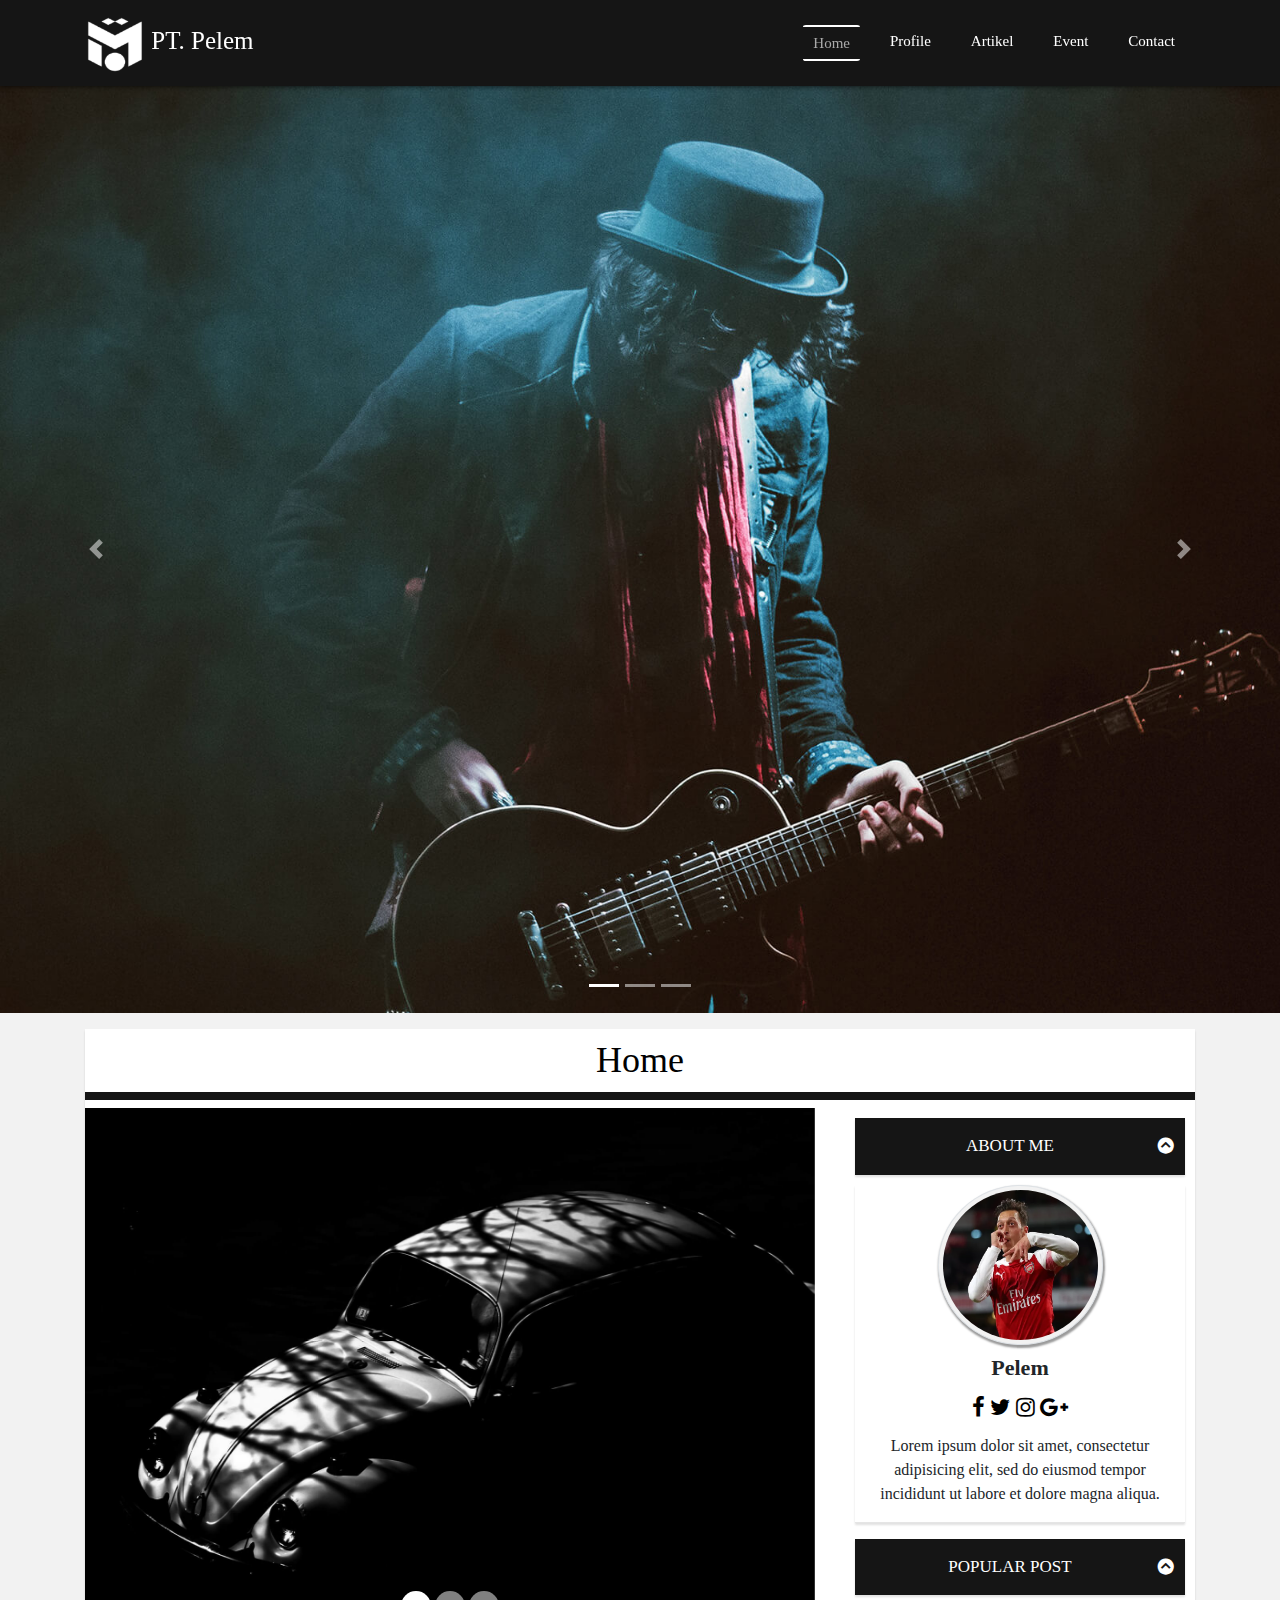
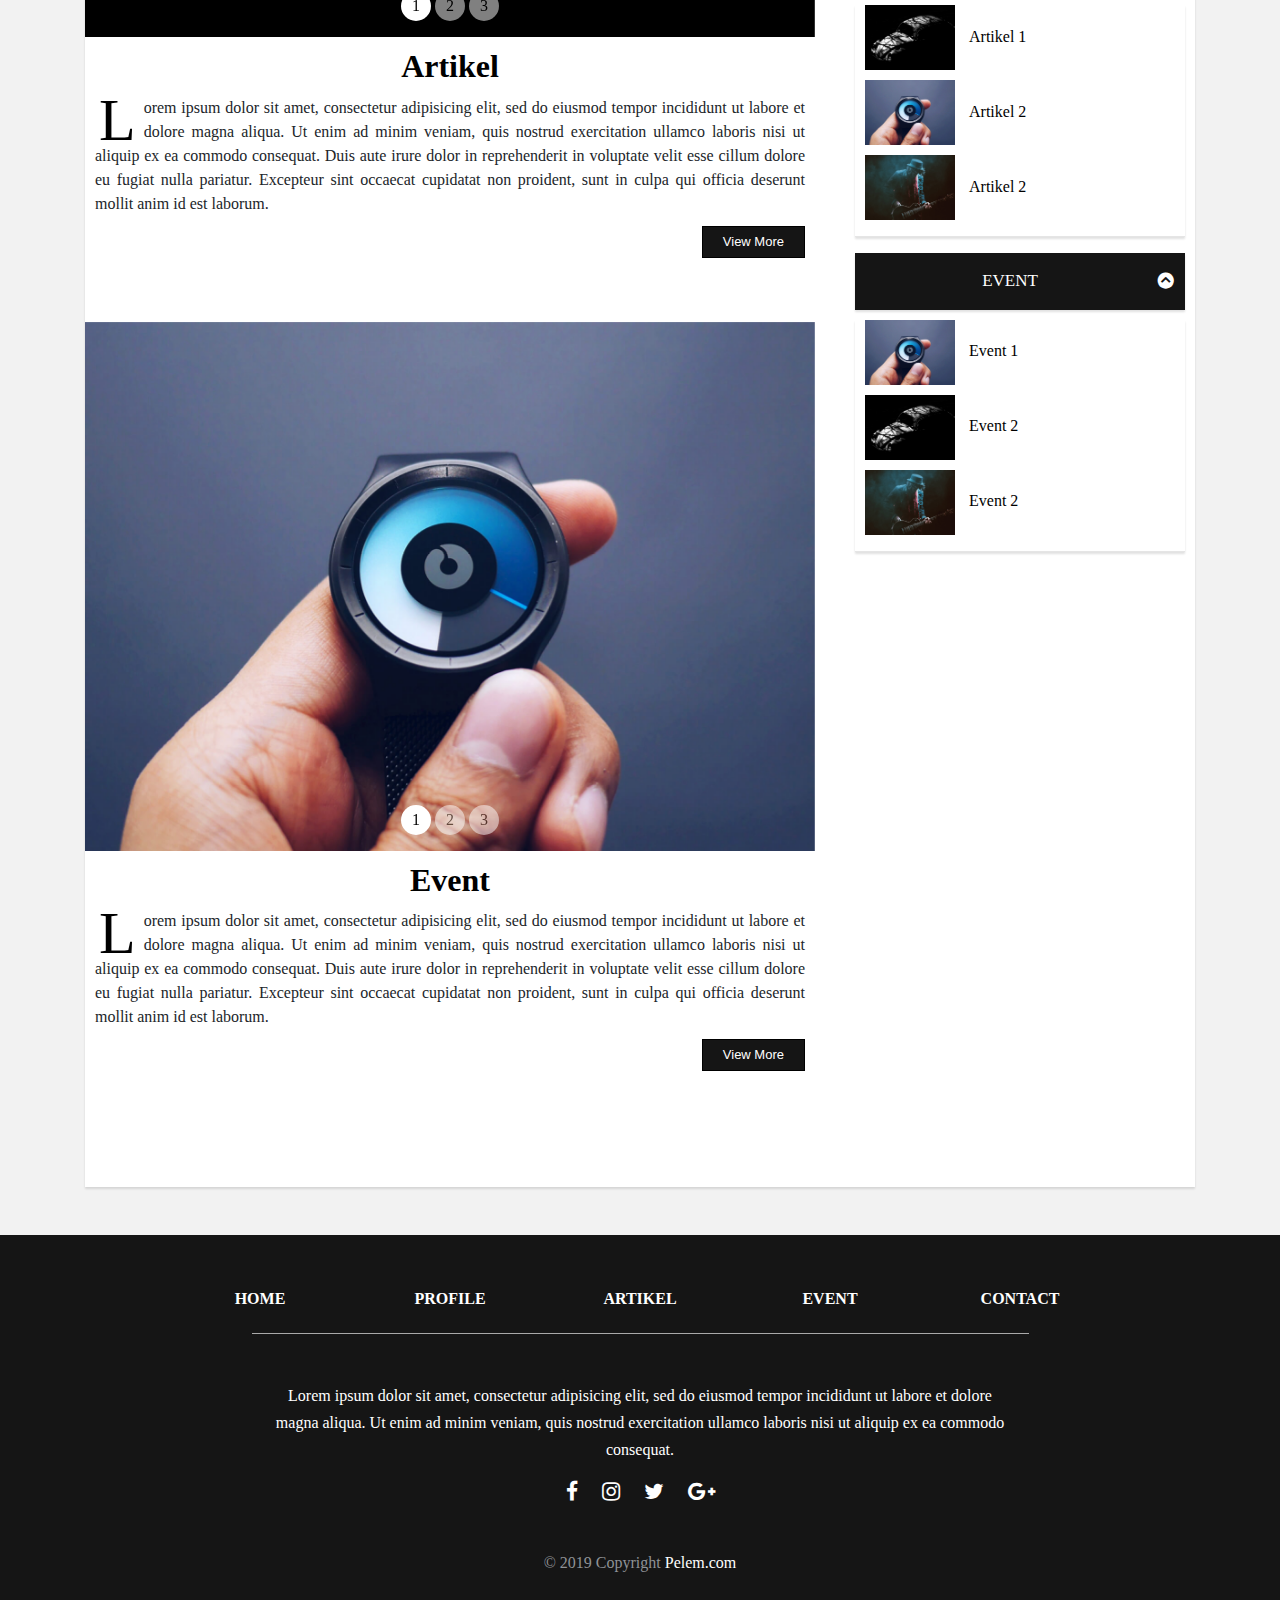
<file: index.html>
<!DOCTYPE html>
<html>
<head>

	<meta charset="utf-8">
	<meta name="viewport" content="width=device-width, initial-scale=1, maximum-scale=1">
	<title>Rijlan Nurfatoni</title>

	<link rel="stylesheet" href="lib/bootstrap/css/bootstrap.min.css">
	<link rel="stylesheet" href="css/style.css">
	<link rel="stylesheet" type="text/css" href="lib/animate/animate.css">
    <link rel="stylesheet" href="http://maxcdn.bootstrapcdn.com/font-awesome/4.2.0/css/font-awesome.min.css">

</head>
<body>

	<nav id="header" class="navbar navbar-expand-lg fixed-top navbar-dark bg-dark">
		<div id="header-container" class="container">						
				<a id="brand" class="navbar-brand" href="#"><img src="images/logo.png"> PT. Pelem</a>
				<button type="button" class="navbar-toggler" data-toggle="collapse" data-target="#navbar" aria-expanded="false" aria-controls="navbar">
					<span class="navbar-toggler-icon"></span>
				</button>
			<div id="navbar" class="collapse navbar-collapse">
				<div class="navbar-nav ml-auto navlink">
					<a class="aktif">Home</a>
					<a href="tentang.html">Profile</a>
					<a href="artikel.html">Artikel</a>
					<a href="event.html">Event</a>
					<a href="kontak.html">Contact</a>
				</div>
			</div>
		</div>
	</nav>

	<section>
		<div class="animated fadeIn">
			<div id="demo" class="carousel slide" data-ride="carousel">
				
				<ul class="carousel-indicators">
					<li data-target="#demo" data-slide-to="0" class="active"></li>
					<li data-target="#demo" data-slide-to="1"></li>
					<li data-target="#demo" data-slide-to="2"></li>
				</ul>

				<div class="carousel-inner">
					<div class="carousel-item active">
						<img src="images/home/c1.jpg" alt="Pelem">
					</div>
					<div class="carousel-item">
						<img src="images/home/c2.jpg" alt="Pelem">
					</div>
					<div class="carousel-item">
						<img src="images/home/c3.jpg">
					</div>
				</div>

				<a class="carousel-control-prev" href="#demo" data-slide="prev" title="Previous">
					<span class="carousel-control-prev-icon"></span>
				</a>
				<a class="carousel-control-next" href="#demo" data-slide="next" title="Next">
					<span class="carousel-control-next-icon"></span>
				</a>
			</div>
			<div class="container">
				<div class="homepage mt-3">
					<div class="all">
						<h1 class="judul">Home</h1>

						<div class="row">
							<div class="col-lg-8">

								<div class="post pb-5">
									<div id="myCarousel" class="carousel slide">
										<ol class="carousel-indicators carousel-indicators-numbers">
											<li data-target="#myCarousel" data-slide-to="0" class="active">1</li>
											<li data-target="#myCarousel" data-slide-to="1">2</li>
											<li data-target="#myCarousel" data-slide-to="2">3</li>
										</ol>

										<div class="carousel-inner hover">
											<div class="carousel-item active">
												<img src="images/home/blog/b1.jpg" alt="blog">
											</div>
											<div class="carousel-item">
												<img src="images/home/blog/b2.jpg" alt="blog">
											</div>
											<div class="carousel-item">
												<img src="images/home/blog/b3.jpg" alt="blog">
											</div>
										</div>
									</div>
									<a href="artikel.html"><h2>Artikel</h2></a>
									<p><span class="dropcap">L</span>orem ipsum dolor sit amet, consectetur adipisicing elit, sed do eiusmod
									tempor incididunt ut labore et dolore magna aliqua. Ut enim ad minim veniam,
									quis nostrud exercitation ullamco laboris nisi ut aliquip ex ea commodo
									consequat. Duis aute irure dolor in reprehenderit in voluptate velit esse
									cillum dolore eu fugiat nulla pariatur. Excepteur sint occaecat cupidatat non
									proident, sunt in culpa qui officia deserunt mollit anim id est laborum.</p>
									<a href="artikel.html"><button class="view">View More</button></a>
								</div>

								<div class="post pb-5 mt-5">
									<div id="myCarousel1" class="carousel slide">
										<ol class="carousel-indicators carousel-indicators-numbers">
											<li data-target="#myCarousel1" data-slide-to="0" class="active">1</li>
											<li data-target="#myCarousel1" data-slide-to="1">2</li>
											<li data-target="#myCarousel1" data-slide-to="2">3</li>
										</ol>

										<div class="carousel-inner hover">
											<div class="carousel-item active">
												<img src="images/home/event/e1.jpg" alt="event">
											</div>
											<div class="carousel-item">
												<img src="images/home/event/e2.jpg" alt="event">
											</div>
											<div class="carousel-item">
												<img src="images/home/event/e3.jpg" alt="event">
											</div>
										</div>
									</div>
									<a href="event.html"><h2>Event</h2></a>
									<p><span class="dropcap">L</span>orem ipsum dolor sit amet, consectetur adipisicing elit, sed do eiusmod
									tempor incididunt ut labore et dolore magna aliqua. Ut enim ad minim veniam,
									quis nostrud exercitation ullamco laboris nisi ut aliquip ex ea commodo
									consequat. Duis aute irure dolor in reprehenderit in voluptate velit esse
									cillum dolore eu fugiat nulla pariatur. Excepteur sint occaecat cupidatat non
									proident, sunt in culpa qui officia deserunt mollit anim id est laborum.</p>
									<a href="event.html"><button class="view">View More</button></a>
								</div>

							</div>

							<!--bar kanan-->
							<div class="col-lg-4">
							<div class="panel-group" id="accordion" role="tablist" aria-multiselectable="true">
								<div class="panel panel-default">
									<div class="panel-heading" role="tab" id="heading">
										<h3 class="panel-title sidenav">
											<a class="collapse" role="button" data-toggle="collapse" data-parent="#accordion" href="#collapsea" aria-expanded="true" aria-controls="collapse" style="text-decoration: none;">About Me</a>
										</h3>
										<div id="collapsea" class="panel-collapse collapse show" role="tabpanel" aria-labelledby="heading">
											<div class="panel-body">
												<div class="sidenav" style="background-color: transparent;">
													<center><a href="#"><img src="images/profile.png" alt="profile" class="img-thumbnail logo rounded-circle"></a></center>
													<h1 class="profil">Pelem</h1>
													<p class="sosmed">
														<a href="http://facebook.com" target="_blank"><i class="fa fa-facebook" title="Facebook"></i> </a>
														<a href="http://twitter.com" target="_blank"><i class="fa fa-twitter" title="Twitter"></i> </a>
														<a href="http://instagram.com/rnfm10/" target="_blank"><i class="fa fa-instagram" title="Instagram"></i> </a>
														<a href="http://plus.google.com" target="_blank" title="Google+"><i class="fa fa-google-plus"></i> </a>
													</p>
													<p>Lorem ipsum dolor sit amet, consectetur adipisicing elit, sed do eiusmod	tempor incididunt ut labore et dolore magna aliqua.</p>
													<hr>
												</div>
											</div>
										</div>
									</div>
									<div class="panel-heading" role="tab" id="heading1">
										<h3 class="panel-title sidenav">
											<a class="collapse" role="button" data-toggle="collapse" data-parent="#accordion" href="#collapse1" aria-expanded="true" aria-controls="collapse1" style="text-decoration: none;">Popular Post</a>
										</h3>
										<div id="collapse1" class="panel-collapse collapse show" role="tabpanel" aria-labelledby="heading1">
											<div class="panel-body">
												<div class="sidenav" style="background-color: transparent;">
													<div class="popularpost">
														<img src="images/home/blog/b1.jpg">
														<a href="artikel-detail.html">Artikel 1</a>
													</div>
													<div class="popularpost">
														<img src="images/home/blog/b2.jpg">
														<a href="artikel-detail.html">Artikel 2</a>
													</div>
													<div class="popularpost">
														<img src="images/home/blog/b3.jpg">
														<a href="artikel-detail.html">Artikel 2</a>
													</div>
													<hr>
												</div>
											</div>
										</div>
									</div>

									<div class="panel-heading" role="tab" id="heading2">
										<h3 class="panel-title sidenav">
											<a class="collapse" role="button" data-toggle="collapse" data-parent="#accordion" href="#collapse2" aria-expanded="true" aria-controls="collapse1" style="text-decoration: none;">Event</a>
										</h3>
										<div id="collapse2" class="panel-collapse collapse show" role="tabpanel" aria-labelledby="heading2">
											<div class="panel-body">
												<div class="sidenav" style="background-color: transparent;">
													<div class="popularpost">
														<img src="images/home/event/e1.jpg">
														<a href="event-detail.html">Event 1</a>
													</div>
													<div class="popularpost">
														<img src="images/home/event/e2.jpg">
														<a href="event-detail.html">Event 2</a>
													</div>
													<div class="popularpost">
														<img src="images/home/event/e3.jpg">
														<a href="event-detail.html">Event 2</a>
													</div>
													<hr>
												</div>
											</div>
										</div>
									</div>
								</div>
							</div>
							</div>

						</div>
					</div>
				</div>
			</div>
	</section>


	<footer class="page-footer font-small bg-dark mt-5">
		<div class="container">
			<div class="row text-center d-flex justify-content-center pt-4 mb-2 foot">
				<div class="col-md-2 mb-2">
					<h6 class="text-uppercase font-weight-bold">
						<a href="index.html">Home</a>
					</h6>
				</div>
				<div class="col-md-2 mb-2">
					<h6 class="text-uppercase font-weight-bold">
						<a href="tentang.html">Profile</a>
					</h6>
				</div>
				<div class="col-md-2 mb-2">
					<h6 class="text-uppercase font-weight-bold">
						<a href="artikel.html">Artikel</a>
					</h6>
				</div>
				<div class="col-md-2 mb-2">
					<h6 class="text-uppercase font-weight-bold">
						<a href="event.html">Event</a>
					</h6>
				</div>
				<div class="col-md-2 mb-2">
					<h6 class="text-uppercase font-weight-bold">
						<a href="kontak.html">Contact</a>
					</h6>
				</div>
			</div>

			<hr style="margin: 0 15%; border-color: darkgrey;">

			<div class="row d=flex text-center justify-content-center mb-md-0 mb-4 foot">
				<div class="col-md-8 col-12 mt-5">
					<p style="line-height: 1.7rem">
						Lorem ipsum dolor sit amet, consectetur adipisicing elit, sed do eiusmod
						tempor incididunt ut labore et dolore magna aliqua. Ut enim ad minim veniam,
						quis nostrud exercitation ullamco laboris nisi ut aliquip ex ea commodo
						consequat.
					</p>
				</div>
			</div>

			<hr class="clearfix d-md-none" style="margin: 10% 15% 5%; border-color: darkgrey;">

			<div class="row pb-3">
				<div class="col-md-12 text-center footsos">
					<div class="mb-3 flex-center">
						<a href="http://facebook.com" target="_blank">
							<i class="fa fa-facebook fa-lg"> </i>
						</a>
						<a href="http://instagram.com/rnfm10/" target="_blank">
							<i class="fa fa-instagram fa-lg"> </i>
						</a>
						<a href="http://twitter.com" target="_blank">
							<i class="fa fa-twitter fa-lg"> </i>
						</a>
						<a href="http://plus-google.com" target="_blank">
							<i class="fa fa-google-plus fa-lg"> </i>
						</a>
					</div>
				</div>
			</div>
		</div>

		<div class="footer-copyright text-center py-3">&copy; 2019 Copyright
			<a href="index.html"> Pelem.com</a>
		</div>
	</footer>

	<div>
		<a href="#" id="back-to-top" title="Back to Top"></a>
	</div>
	
	<script src="lib/jquery/jquery-3.3.1.min.js"></script>
	<script src="lib/bootstrap/js/bootstrap.min.js"></script>
	<script src="js/script.js"></script>
</body>
</html>
</file>
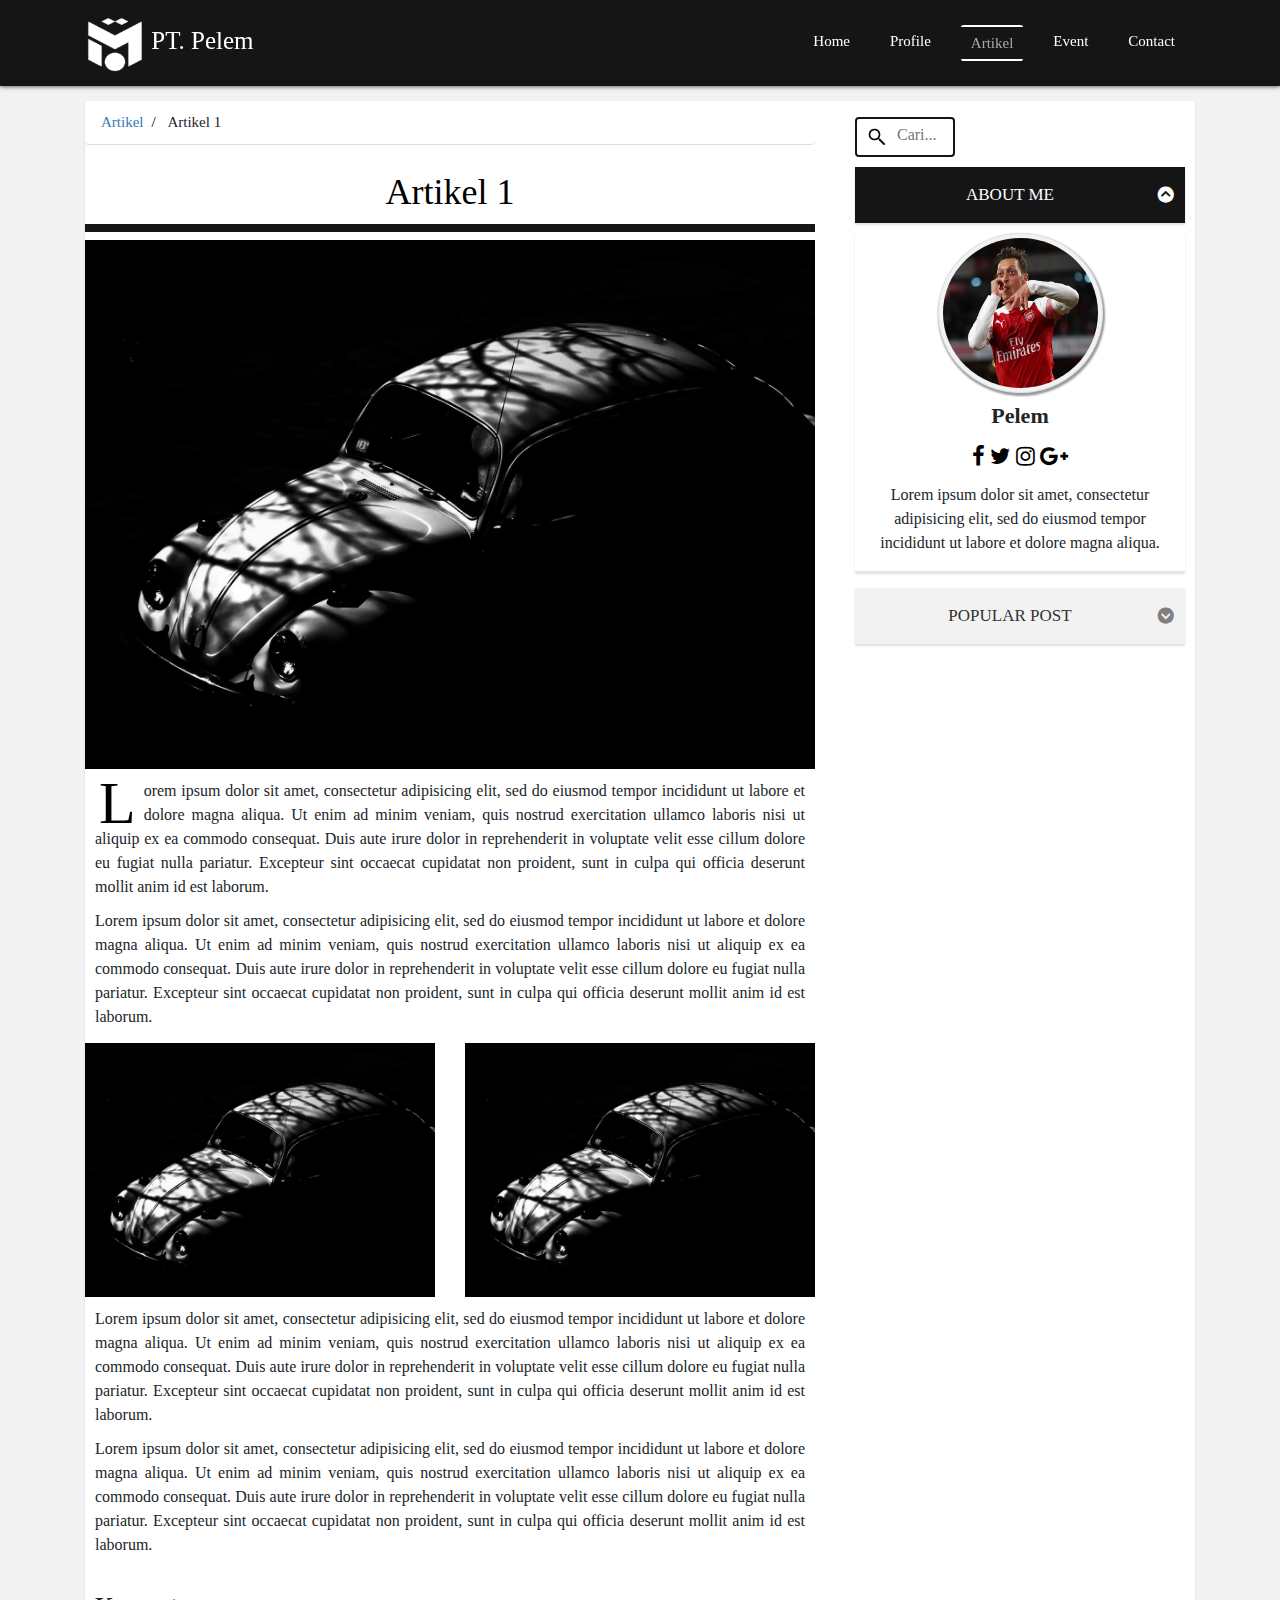
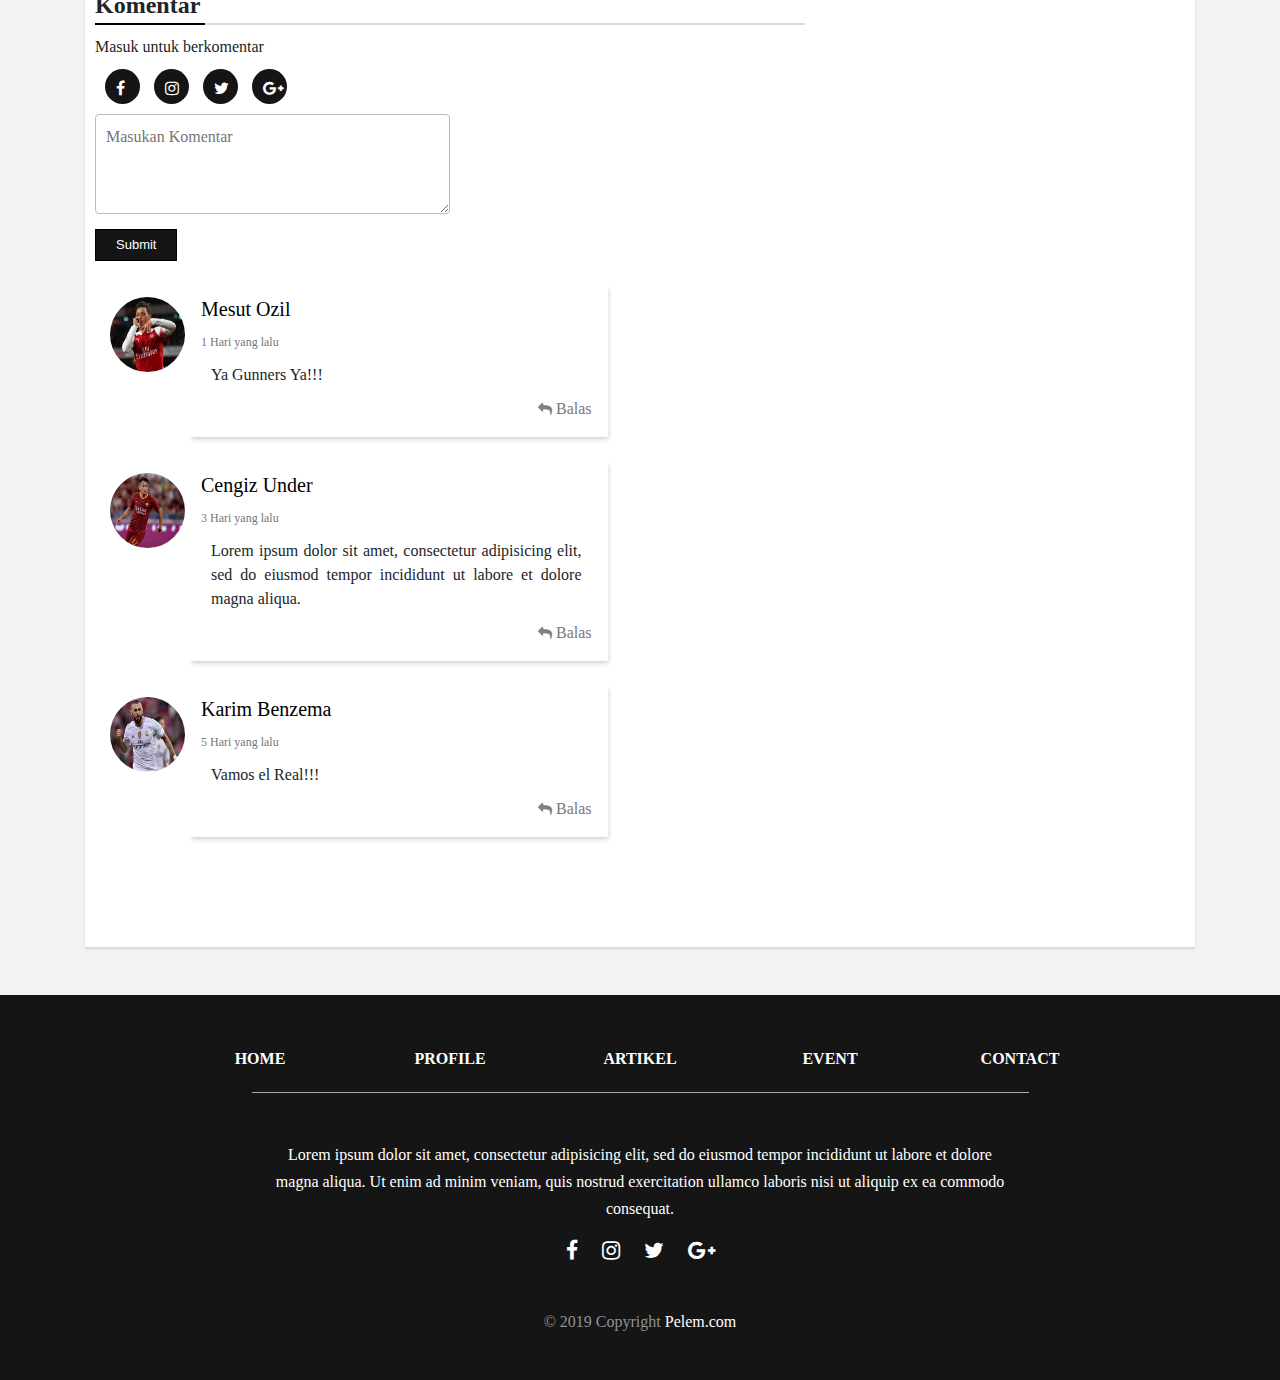
<file: artikel-detail.html>
<!DOCTYPE html>
<html>
<head>

	<meta charset="utf-8">
	<meta name="viewport" content="width=device-width, initial-scale=1, maximum-scale=1">
	<title>Rijlan Nurfatoni</title>

	<link rel="stylesheet" href="lib/bootstrap/css/bootstrap.min.css">
	<link rel="stylesheet" href="css/style.css">
	<link rel="stylesheet" href="lib/animate/animate.css">
    <link rel="stylesheet" href="http://maxcdn.bootstrapcdn.com/font-awesome/4.2.0/css/font-awesome.min.css">

</head>
<body>

	<nav id="header" class="navbar navbar-expand-lg fixed-top navbar-dark bg-dark">
		<div id="header-container" class="container">						
				<a id="brand" class="navbar-brand" href="#"><img src="images/logo.png"> PT. Pelem</a>
				<button type="button" class="navbar-toggler" data-toggle="collapse" data-target="#navbar" aria-expanded="false" aria-controls="navbar">
					<span class="navbar-toggler-icon"></span>
				</button>
			<div id="navbar" class="collapse navbar-collapse">
				<div class="navbar-nav ml-auto navlink">
					<a href="index.html">Home</a>
					<a href="tentang.html">Profile</a>
					<a class="aktif">Artikel</a>
					<a href="event.html">Event</a>
					<a href="kontak.html">Contact</a>
				</div>
			</div>
		</div>
	</nav>

	<section>
		<div class="container animated fadeIn">
			<div class="homepage mt-3">
				<div class="all">
					<div class="row">
						<div class="col-lg-8">
							<ul class="breadcrumb">
								<li><a href="artikel.html">Artikel</a></li>
								<li>Artikel 1</li>
							</ul>
							<h1 class="judul">Artikel 1</h1>
							<div class="post">
								<img src="images/home/blog/b1.jpg">
								<p><span class="dropcap">L</span>orem ipsum dolor sit amet, consectetur adipisicing elit, sed do eiusmod
								tempor incididunt ut labore et dolore magna aliqua. Ut enim ad minim veniam,
								quis nostrud exercitation ullamco laboris nisi ut aliquip ex ea commodo
								consequat. Duis aute irure dolor in reprehenderit in voluptate velit esse
								cillum dolore eu fugiat nulla pariatur. Excepteur sint occaecat cupidatat non
								proident, sunt in culpa qui officia deserunt mollit anim id est laborum.</p>
								<p>Lorem ipsum dolor sit amet, consectetur adipisicing elit, sed do eiusmod
								tempor incididunt ut labore et dolore magna aliqua. Ut enim ad minim veniam,
								quis nostrud exercitation ullamco laboris nisi ut aliquip ex ea commodo
								consequat. Duis aute irure dolor in reprehenderit in voluptate velit esse
								cillum dolore eu fugiat nulla pariatur. Excepteur sint occaecat cupidatat non
								proident, sunt in culpa qui officia deserunt mollit anim id est laborum.</p>
								<div class="row">
									<div class="col-md mt-1">
										<div class="wrapper">
											<div class="hover">
												<img src="images/home/blog/b1.jpg">
											</div>
										</div>
									</div>
									<div class="col-md mt-1">
										<div class="wrapper">
											<div class="hover">
												<img src="images/home/blog/b1.jpg">
											</div>
										</div>
									</div>
								</div>
								<p>Lorem ipsum dolor sit amet, consectetur adipisicing elit, sed do eiusmod
								tempor incididunt ut labore et dolore magna aliqua. Ut enim ad minim veniam,
								quis nostrud exercitation ullamco laboris nisi ut aliquip ex ea commodo
								consequat. Duis aute irure dolor in reprehenderit in voluptate velit esse
								cillum dolore eu fugiat nulla pariatur. Excepteur sint occaecat cupidatat non
								proident, sunt in culpa qui officia deserunt mollit anim id est laborum.</p>
								<p>Lorem ipsum dolor sit amet, consectetur adipisicing elit, sed do eiusmod
								tempor incididunt ut labore et dolore magna aliqua. Ut enim ad minim veniam,
								quis nostrud exercitation ullamco laboris nisi ut aliquip ex ea commodo
								consequat. Duis aute irure dolor in reprehenderit in voluptate velit esse
								cillum dolore eu fugiat nulla pariatur. Excepteur sint occaecat cupidatat non
								proident, sunt in culpa qui officia deserunt mollit anim id est laborum.</p>
							</div>

							<div class="post">
								<div class="komentar">
									<span class="borbot">
										<text>Komentar</text>
									</span>
								</div>
								<div class="komen">
									<p>Masuk untuk berkomentar</p>
									<p>
										<a href="http://facebook.com/login.php"><i class="fa fa-facebook"></i></a>
										<a href="http://instagram.com/login"><i class="fa fa-instagram"></i></a>
										<a href="http://twitter.com/login"><i class="fa fa-twitter"></i></a>
										<a href="http:/accounts.google.com"><i class="fa fa-google-plus"></i></a>
									</p>
									<form class="comment">
										<textarea type="text" name="comment" placeholder="Masukan Komentar" required></textarea>
										<br><button type="submit" class="btn-view mt-2">Submit</button>
									</form>

									<div class="allcomment">
									<div class="col-md-9">
										<div class="media media-comment comment">
											<a href="#"><img src="images/pengurus/1.png" class="d-flex mt-3"></a>
											<div class="media-body bg-trans pad1">
												<div>
													<a href="#"><h5 class="user">Mesut Ozil</h5></a>
													<span class="date">1 Hari yang lalu</span>
												</div>

												<p>Ya Gunners Ya!!!</p>
												<ul class="list-inline d-sm-flex my-0">												
													<li class="list-inline-item ml-auto">
														<a href="#" class="reply">
															<i class="fa fa-reply"></i> Balas
														</a>
													</li>
												</ul>
											</div>
										</div>
									</div>

									<div class="col-md-9">
										<div class="media media-comment comment">
											<a href="#"><img src="images/pengurus/2.jpeg" class="d-flex mt-3"></a>
											<div class="media-body bg-trans pad1">
												<div>
													<a href="#"><h5 class="user">Cengiz Under</h5></a>
													<span class="date">3 Hari yang lalu</span>
												</div>

												<p>Lorem ipsum dolor sit amet, consectetur adipisicing elit, sed do eiusmod
												tempor incididunt ut labore et dolore magna aliqua.</p>
												<ul class="list-inline d-sm-flex my-0">												
													<li class="list-inline-item ml-auto">
														<a href="#" class="reply">
															<i class="fa fa-reply"></i> Balas
														</a>
													</li>
												</ul>
											</div>
										</div>
									</div>

									<div class="col-md-9">
										<div class="media media-comment comment">
											<a href="#"><img src="images/pengurus/3.jpg" class="d-flex mt-3"></a>
											<div class="media-body bg-trans pad1">
												<div>
													<a href="#"><h5 class="user">Karim Benzema</h5></a>
													<span class="date">5 Hari yang lalu</span>
												</div>

												<p>Vamos el Real!!!</p>
												<ul class="list-inline d-sm-flex my-0">												
													<li class="list-inline-item ml-auto">
														<a href="#" class="reply">
															<i class="fa fa-reply"></i> Balas
														</a>
													</li>
												</ul>
											</div>
										</div>
									</div>
									</div>
								</div>
							</div>
						</div>

						<div class="col-lg-4">
							<div class="cari mt-3">
								<input type="text" name="cari" placeholder="Cari...">
							</div>
							<div class="panel-group" id="accordion" role="tablist" aria-multiselectable="true">
								<div class="panel panel-default">
									<div class="panel-heading" role="tab" id="heading">
										<h3 class="panel-title sidenav">
											<a class="collapse" role="button" data-toggle="collapse" data-parent="#accordion" href="#collapsea" aria-expanded="true" aria-controls="collapse" style="text-decoration: none;">About Me</a>
										</h3>
										<div id="collapsea" class="panel-collapse collapse show" role="tabpanel" aria-labelledby="heading">
											<div class="panel-body">
												<div class="sidenav" style="background-color: transparent;">
													<center><a href="#"><img src="images/profile.png" alt="profile" class="img-thumbnail logo rounded-circle"></a></center>
													<h1 class="profil">Pelem</h1>
													<p class="sosmed">
														<a href="http://facebook.com" target="_blank"><i class="fa fa-facebook" title="Facebook"></i> </a>
														<a href="http://twitter.com" target="_blank"><i class="fa fa-twitter" title="Twitter"></i> </a>
														<a href="http://instagram.com/rnfm10/" target="_blank"><i class="fa fa-instagram" title="Instagram"></i> </a>
														<a href="http://plus.google.com" target="_blank" title="Google+"><i class="fa fa-google-plus"></i> </a>
													</p>
													<p>Lorem ipsum dolor sit amet, consectetur adipisicing elit, sed do eiusmod	tempor incididunt ut labore et dolore magna aliqua.</p>
													<hr>
												</div>
											</div>
										</div>
									</div>
									<div class="panel-heading" role="tab" id="heading1">
										<h3 class="panel-title sidenav">
											<a class="collapsed" role="button" data-toggle="collapse" data-parent="#accordion" href="#collapse1" aria-expanded="true" aria-controls="collapse1" style="text-decoration: none;">Popular Post</a>
										</h3>
										<div id="collapse1" class="panel-collapse collapse" role="tabpanel" aria-labelledby="heading1">
											<div class="panel-body">
												<div class="sidenav" style="background-color: transparent;">
													<div class="popularpost">
														<img src="images/home/blog/b1.jpg">
														<a href="artikel-detail.html">Artikel 1</a>
													</div>
													<div class="popularpost">
														<img src="images/home/blog/b2.jpg">
														<a href="artikel-detail.html">Artikel 2</a>
													</div>
													<div class="popularpost">
														<img src="images/home/blog/b3.jpg">
														<a href="artikel-detail.html">Artikel 2</a>
													</div>
													<hr>
												</div>
											</div>
										</div>
									</div>
								</div>
							</div>

						</div>
					</div>
				</div>
			</div>
		</div>
	</section>


	<footer class="page-footer font-small bg-dark mt-5">
		<div class="container">
			<div class="row text-center d-flex justify-content-center pt-4 mb-2 foot">
				<div class="col-md-2 mb-2">
					<h6 class="text-uppercase font-weight-bold">
						<a href="index.html">Home</a>
					</h6>
				</div>
				<div class="col-md-2 mb-2">
					<h6 class="text-uppercase font-weight-bold">
						<a href="tentang.html">Profile</a>
					</h6>
				</div>
				<div class="col-md-2 mb-2">
					<h6 class="text-uppercase font-weight-bold">
						<a href="artikel.html">Artikel</a>
					</h6>
				</div>
				<div class="col-md-2 mb-2">
					<h6 class="text-uppercase font-weight-bold">
						<a href="event.html">Event</a>
					</h6>
				</div>
				<div class="col-md-2 mb-2">
					<h6 class="text-uppercase font-weight-bold">
						<a href="kontak.html">Contact</a>
					</h6>
				</div>
			</div>

			<hr style="margin: 0 15%; border-color: darkgrey;">

			<div class="row d=flex text-center justify-content-center mb-md-0 mb-4 foot">
				<div class="col-md-8 col-12 mt-5">
					<p style="line-height: 1.7rem">
						Lorem ipsum dolor sit amet, consectetur adipisicing elit, sed do eiusmod
						tempor incididunt ut labore et dolore magna aliqua. Ut enim ad minim veniam,
						quis nostrud exercitation ullamco laboris nisi ut aliquip ex ea commodo
						consequat.
					</p>
				</div>
			</div>

			<hr class="clearfix d-md-none" style="margin: 10% 15% 5%; border-color: darkgrey;">

			<div class="row pb-3">
				<div class="col-md-12 text-center footsos">
					<div class="mb-3 flex-center">
						<a href="http://facebook.com" target="_blank">
							<i class="fa fa-facebook fa-lg"> </i>
						</a>
						<a href="http://instagram.com/rnfm10/" target="_blank">
							<i class="fa fa-instagram fa-lg"> </i>
						</a>
						<a href="http://twitter.com" target="_blank">
							<i class="fa fa-twitter fa-lg"> </i>
						</a>
						<a href="http://plus-google.com" target="_blank">
							<i class="fa fa-google-plus fa-lg"> </i>
						</a>
					</div>
				</div>
			</div>
		</div>

		<div class="footer-copyright text-center py-3">&copy; 2019 Copyright
			<a href="index.html"> Pelem.com</a>
		</div>
	</footer>

	<div>
		<a href="#" id="back-to-top" title="Back to Top"></a>
	</div>
	
	<script src="lib/jquery/jquery-3.3.1.min.js"></script>
	<script src="lib/bootstrap/js/bootstrap.min.js"></script>
	<script src="js/script.js"></script>
</body>
</html>
</file>
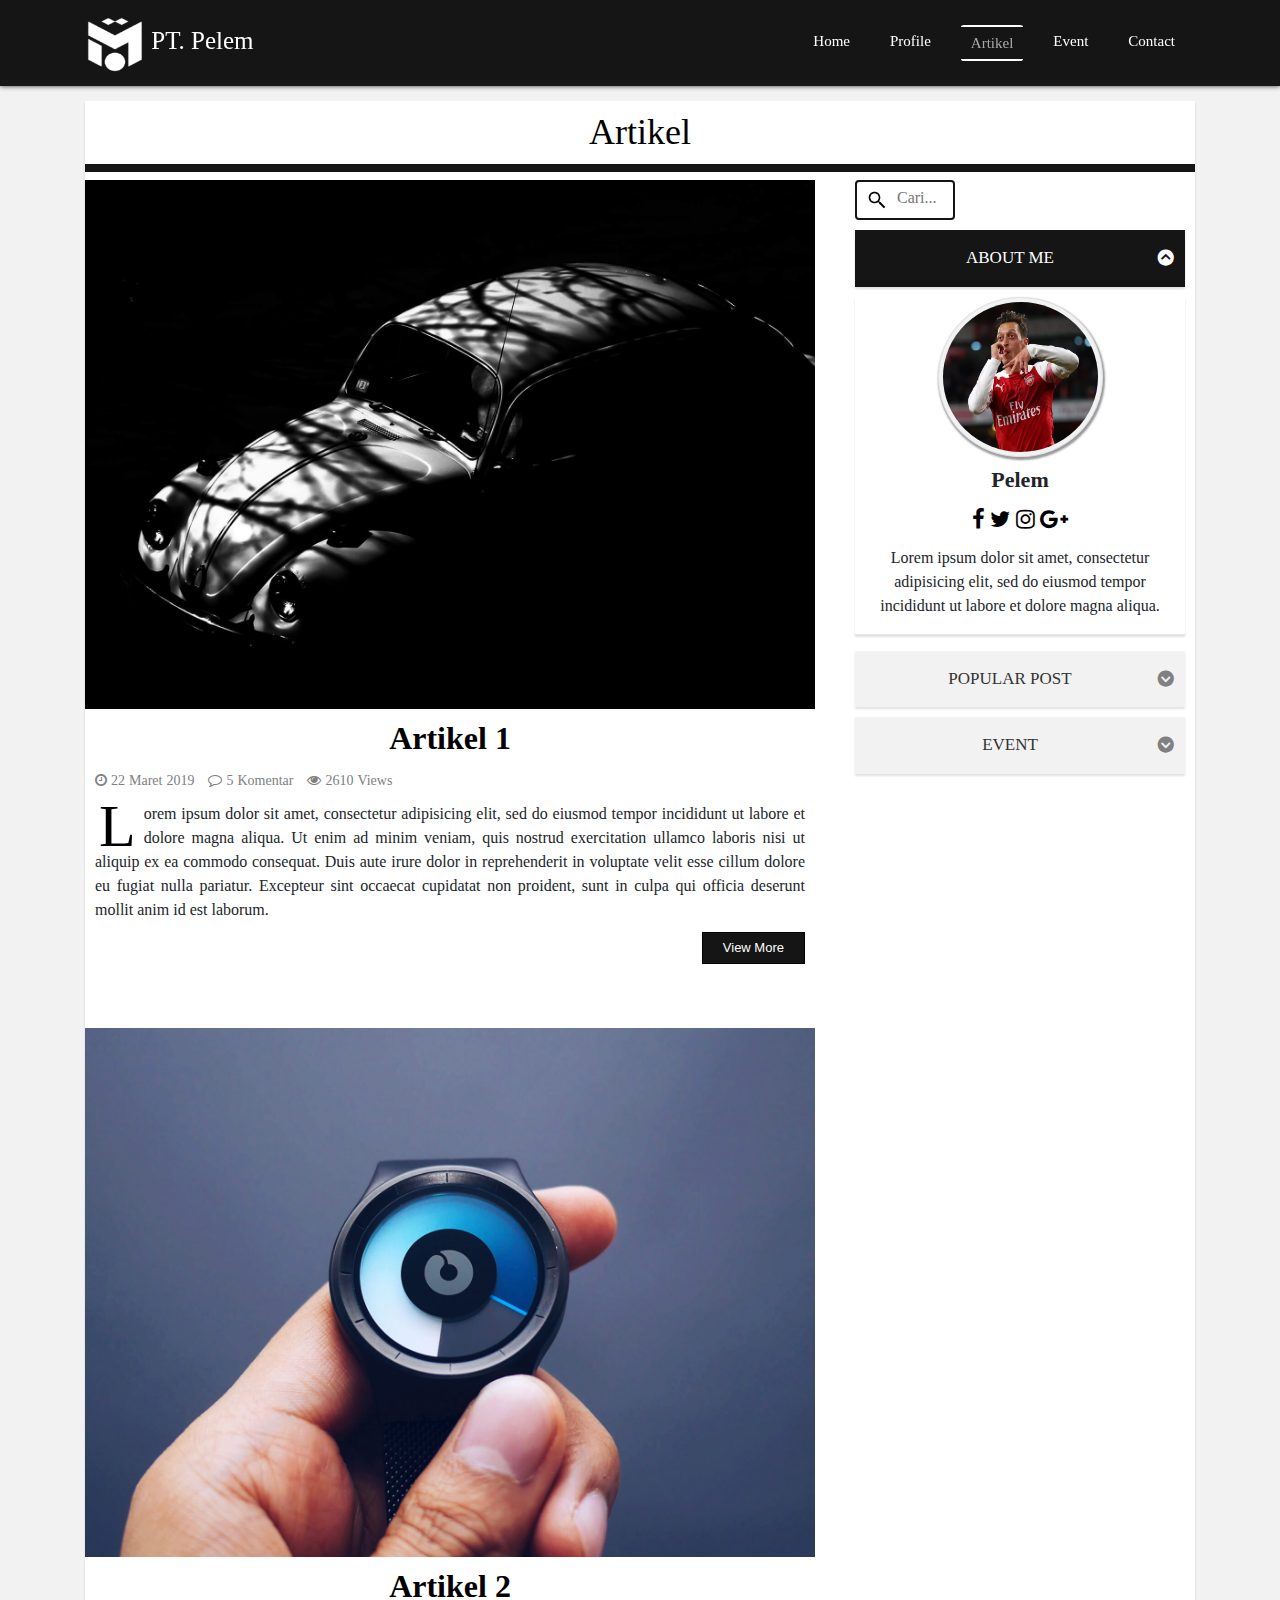
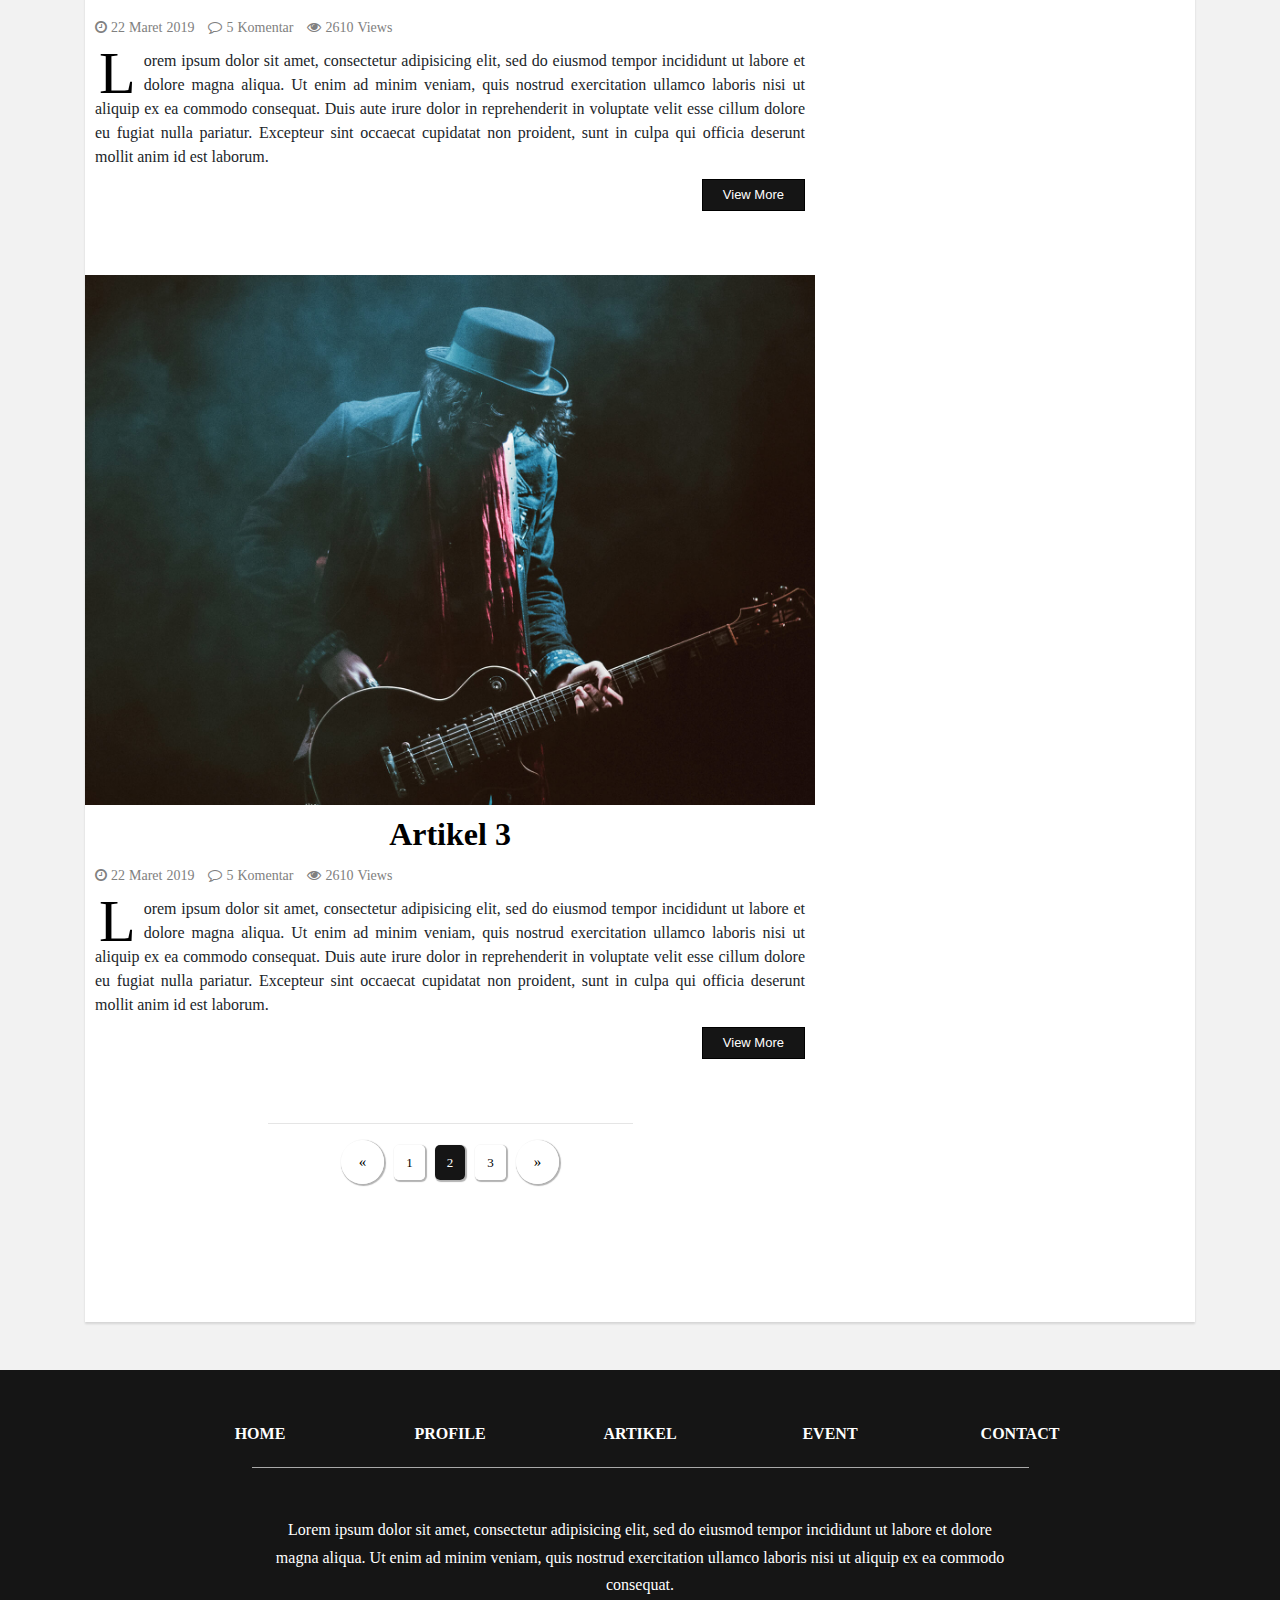
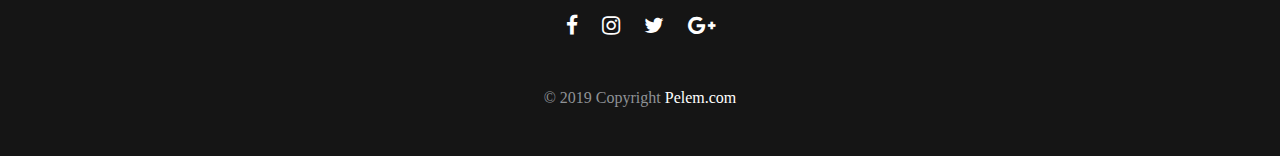
<file: artikel.html>
<!DOCTYPE html>
<html>
<head>

	<meta charset="utf-8">
	<meta name="viewport" content="width=device-width, initial-scale=1, maximum-scale=1">
	<title>Rijlan Nurfatoni</title>

	<link rel="stylesheet" href="lib/bootstrap/css/bootstrap.min.css">
	<link rel="stylesheet" href="css/style.css">
	<link rel="stylesheet" type="text/css" href="lib/animate/animate.css">
    <link rel="stylesheet" href="http://maxcdn.bootstrapcdn.com/font-awesome/4.2.0/css/font-awesome.min.css">

</head>
<body>

	<nav id="header" class="navbar navbar-expand-lg fixed-top navbar-dark bg-dark">
		<div id="header-container" class="container">						
				<a id="brand" class="navbar-brand" href="#"><img src="images/logo.png"> PT. Pelem</a>
				<button type="button" class="navbar-toggler" data-toggle="collapse" data-target="#navbar" aria-expanded="false" aria-controls="navbar">
					<span class="navbar-toggler-icon"></span>
				</button>
			<div id="navbar" class="collapse navbar-collapse">
				<div class="navbar-nav ml-auto navlink">
					<a href="index.html">Home</a>
					<a href="tentang.html">Profile</a>
					<a class="aktif">Artikel</a>
					<a href="event.html">Event</a>
					<a href="kontak.html">Contact</a>
				</div>
			</div>
		</div>
	</nav>

	<section>
		<div class="container animated fadeIn">
			<div class="homepage mt-3">
				<div class="all">
					<h1 class="judul">Artikel</h1>
					<div class="row">
						<div class="col-lg-8">
							<div class="post pb-5">
								<div class="wrapper">
									<div class="hover">
										<img src="images/home/blog/b1.jpg">
									</div>
								</div>
								<a href="artikel-detail.html"><h2>Artikel 1</h2></a>
								<a href="#"><i class="fa fa-clock-o"> 22 Maret 2019</i></a>
								<a href="#"><i class="fa fa-comment-o"> 5 Komentar</i></a>
								<a href="#"><i class="fa fa-eye"> 2610 Views</i></a>
								<p><span class="dropcap">L</span>orem ipsum dolor sit amet, consectetur adipisicing elit, sed do eiusmod
								tempor incididunt ut labore et dolore magna aliqua. Ut enim ad minim veniam,
								quis nostrud exercitation ullamco laboris nisi ut aliquip ex ea commodo
								consequat. Duis aute irure dolor in reprehenderit in voluptate velit esse
								cillum dolore eu fugiat nulla pariatur. Excepteur sint occaecat cupidatat non
								proident, sunt in culpa qui officia deserunt mollit anim id est laborum.</p>
								<a href="artikel-detail.html"><button class="view">View More</button></a>
							</div>

							<div class="post pb-5 mt-5">
								<div class="wrapper">
									<div class="hover">
										<img src="images/home/blog/b2.jpg">
									</div>
								</div>
								<a href="artikel-detail.html"><h2>Artikel 2</h2></a>
								<a href="#"><i class="fa fa-clock-o"> 22 Maret 2019</i></a>
								<a href="#"><i class="fa fa-comment-o"> 5 Komentar</i></a>
								<a href="#"><i class="fa fa-eye"> 2610 Views</i></a>
								<p><span class="dropcap">L</span>orem ipsum dolor sit amet, consectetur adipisicing elit, sed do eiusmod
								tempor incididunt ut labore et dolore magna aliqua. Ut enim ad minim veniam,
								quis nostrud exercitation ullamco laboris nisi ut aliquip ex ea commodo
								consequat. Duis aute irure dolor in reprehenderit in voluptate velit esse
								cillum dolore eu fugiat nulla pariatur. Excepteur sint occaecat cupidatat non
								proident, sunt in culpa qui officia deserunt mollit anim id est laborum.</p>
								<a href="artikel-detail.html"><button class="view">View More</button></a>
							</div>

							<div class="post pb-5 mt-5">
								<div class="wrapper">
									<div class="hover">
										<img src="images/home/blog/b3.jpg">
									</div>
								</div>
								<a href="artikel-detail.html"><h2>Artikel 3</h2></a>
								<a href="#"><i class="fa fa-clock-o"> 22 Maret 2019</i></a>
								<a href="#"><i class="fa fa-comment-o"> 5 Komentar</i></a>
								<a href="#"><i class="fa fa-eye"> 2610 Views</i></a>
								<p><span class="dropcap">L</span>orem ipsum dolor sit amet, consectetur adipisicing elit, sed do eiusmod
								tempor incididunt ut labore et dolore magna aliqua. Ut enim ad minim veniam,
								quis nostrud exercitation ullamco laboris nisi ut aliquip ex ea commodo
								consequat. Duis aute irure dolor in reprehenderit in voluptate velit esse
								cillum dolore eu fugiat nulla pariatur. Excepteur sint occaecat cupidatat non
								proident, sunt in culpa qui officia deserunt mollit anim id est laborum.</p>
								<a href="artikel-detail.html"><button class="view">View More</button></a>
							</div>

							<div class="post mt-5">
								<hr width="50%">
								<div class="pagination pb-5">
									<li class="prev"><a href="#" class="bulet">&laquo;</a></li>
									<li class="no"><a href="#">1</a></li>
									<li class="no"><a href="#" class="active">2</a></li>
									<li class="no"><a href="#">3</a></li>
									<li class="next"><a href="#" class="bulet">&raquo;</a></li>
								</div>
							</div>
						</div>

						<div class="col-lg-4">
							<!--Cari-->
							<div class="cari">
								<input type="text" name="search" placeholder="Cari...">
							</div>

							<div class="panel-group" id="accordion" role="tablist" aria-multiselectable="true">
								<div class="panel panel-default">
									<div class="panel-heading" role="tab" id="heading">
										<h3 class="panel-title sidenav">
											<a class="collapse" role="button" data-toggle="collapse" data-parent="#accordion" href="#collapsea" aria-expanded="true" aria-controls="collapse" style="text-decoration: none;">About Me</a>
										</h3>
										<div id="collapsea" class="panel-collapse collapse show" role="tabpanel" aria-labelledby="heading">
											<div class="panel-body">
												<div class="sidenav" style="background-color: transparent;">
													<center><a href="#"><img src="images/profile.png" alt="profile" class="img-thumbnail logo rounded-circle"></a></center>
													<h1 class="profil">Pelem</h1>
													<p class="sosmed">
														<a href="http://facebook.com" target="_blank"><i class="fa fa-facebook" title="Facebook"></i> </a>
														<a href="http://twitter.com" target="_blank"><i class="fa fa-twitter" title="Twitter"></i> </a>
														<a href="http://instagram.com/rnfm10/" target="_blank"><i class="fa fa-instagram" title="Instagram"></i> </a>
														<a href="http://plus.google.com" target="_blank" title="Google+"><i class="fa fa-google-plus"></i> </a>
													</p>
													<p>Lorem ipsum dolor sit amet, consectetur adipisicing elit, sed do eiusmod	tempor incididunt ut labore et dolore magna aliqua.</p>
													<hr>
												</div>
											</div>
										</div>
									</div>
									<div class="panel-heading" role="tab" id="heading1">
										<h3 class="panel-title sidenav">
											<a class="collapsed" role="button" data-toggle="collapse" data-parent="#accordion" href="#collapse1" aria-expanded="true" aria-controls="collapse1" style="text-decoration: none;">Popular Post</a>
										</h3>
										<div id="collapse1" class="panel-collapse collapse" role="tabpanel" aria-labelledby="heading1">
											<div class="panel-body">
												<div class="sidenav" style="background-color: transparent;">
													<div class="popularpost">
														<img src="images/home/blog/b1.jpg">
														<a href="artikel-detail.html">Artikel 1</a>
													</div>
													<div class="popularpost">
														<img src="images/home/blog/b2.jpg">
														<a href="artikel-detail.html">Artikel 2</a>
													</div>
													<div class="popularpost">
														<img src="images/home/blog/b3.jpg">
														<a href="artikel-detail.html">Artikel 2</a>
													</div>
													<hr>
												</div>
											</div>
										</div>
									</div>

									<div class="panel-heading" role="tab" id="heading2">
										<h3 class="panel-title sidenav">
											<a class="collapsed" role="button" data-toggle="collapse" data-parent="#accordion" href="#collapse2" aria-expanded="true" aria-controls="collapse1" style="text-decoration: none;">Event</a>
										</h3>
										<div id="collapse2" class="panel-collapse collapse" role="tabpanel" aria-labelledby="heading2">
											<div class="panel-body">
												<div class="sidenav" style="background-color: transparent;">
													<div class="popularpost">
														<img src="images/home/event/e1.jpg">
														<a href="artikel-detail.html">Event 1</a>
													</div>
													<div class="popularpost">
														<img src="images/home/event/e2.jpg">
														<a href="artikel-detail.html">Event 2</a>
													</div>
													<div class="popularpost">
														<img src="images/home/event/e3.jpg">
														<a href="artikel-detail.html">Event 2</a>
													</div>
													<hr>
												</div>
											</div>
										</div>
									</div>
								</div>
							</div>

						</div>
					</div>
				</div>
			</div>
		</div>
	</section>


	<footer class="page-footer font-small bg-dark mt-5">
		<div class="container">
			<div class="row text-center d-flex justify-content-center pt-4 mb-2 foot">
				<div class="col-md-2 mb-2">
					<h6 class="text-uppercase font-weight-bold">
						<a href="index.html">Home</a>
					</h6>
				</div>
				<div class="col-md-2 mb-2">
					<h6 class="text-uppercase font-weight-bold">
						<a href="tentang.html">Profile</a>
					</h6>
				</div>
				<div class="col-md-2 mb-2">
					<h6 class="text-uppercase font-weight-bold">
						<a href="artikel.html">Artikel</a>
					</h6>
				</div>
				<div class="col-md-2 mb-2">
					<h6 class="text-uppercase font-weight-bold">
						<a href="event.html">Event</a>
					</h6>
				</div>
				<div class="col-md-2 mb-2">
					<h6 class="text-uppercase font-weight-bold">
						<a href="kontak.html">Contact</a>
					</h6>
				</div>
			</div>

			<hr style="margin: 0 15%; border-color: darkgrey;">

			<div class="row d=flex text-center justify-content-center mb-md-0 mb-4 foot">
				<div class="col-md-8 col-12 mt-5">
					<p style="line-height: 1.7rem">
						Lorem ipsum dolor sit amet, consectetur adipisicing elit, sed do eiusmod
						tempor incididunt ut labore et dolore magna aliqua. Ut enim ad minim veniam,
						quis nostrud exercitation ullamco laboris nisi ut aliquip ex ea commodo
						consequat.
					</p>
				</div>
			</div>

			<hr class="clearfix d-md-none" style="margin: 10% 15% 5%; border-color: darkgrey;">

			<div class="row pb-3">
				<div class="col-md-12 text-center footsos">
					<div class="mb-3 flex-center">
						<a href="http://facebook.com" target="_blank">
							<i class="fa fa-facebook fa-lg"> </i>
						</a>
						<a href="http://instagram.com/rnfm10/" target="_blank">
							<i class="fa fa-instagram fa-lg"> </i>
						</a>
						<a href="http://twitter.com" target="_blank">
							<i class="fa fa-twitter fa-lg"> </i>
						</a>
						<a href="http://plus-google.com" target="_blank">
							<i class="fa fa-google-plus fa-lg"> </i>
						</a>
					</div>
				</div>
			</div>
		</div>

		<div class="footer-copyright text-center py-3">&copy; 2019 Copyright
			<a href="index.html"> Pelem.com</a>
		</div>
	</footer>

	<div>
		<a href="#" id="back-to-top" title="Back to Top"></a>
	</div>
	
	<script src="lib/jquery/jquery-3.3.1.min.js"></script>
	<script src="lib/bootstrap/js/bootstrap.min.js"></script>
	<script src="js/script.js"></script>
</body>
</html>
</file>
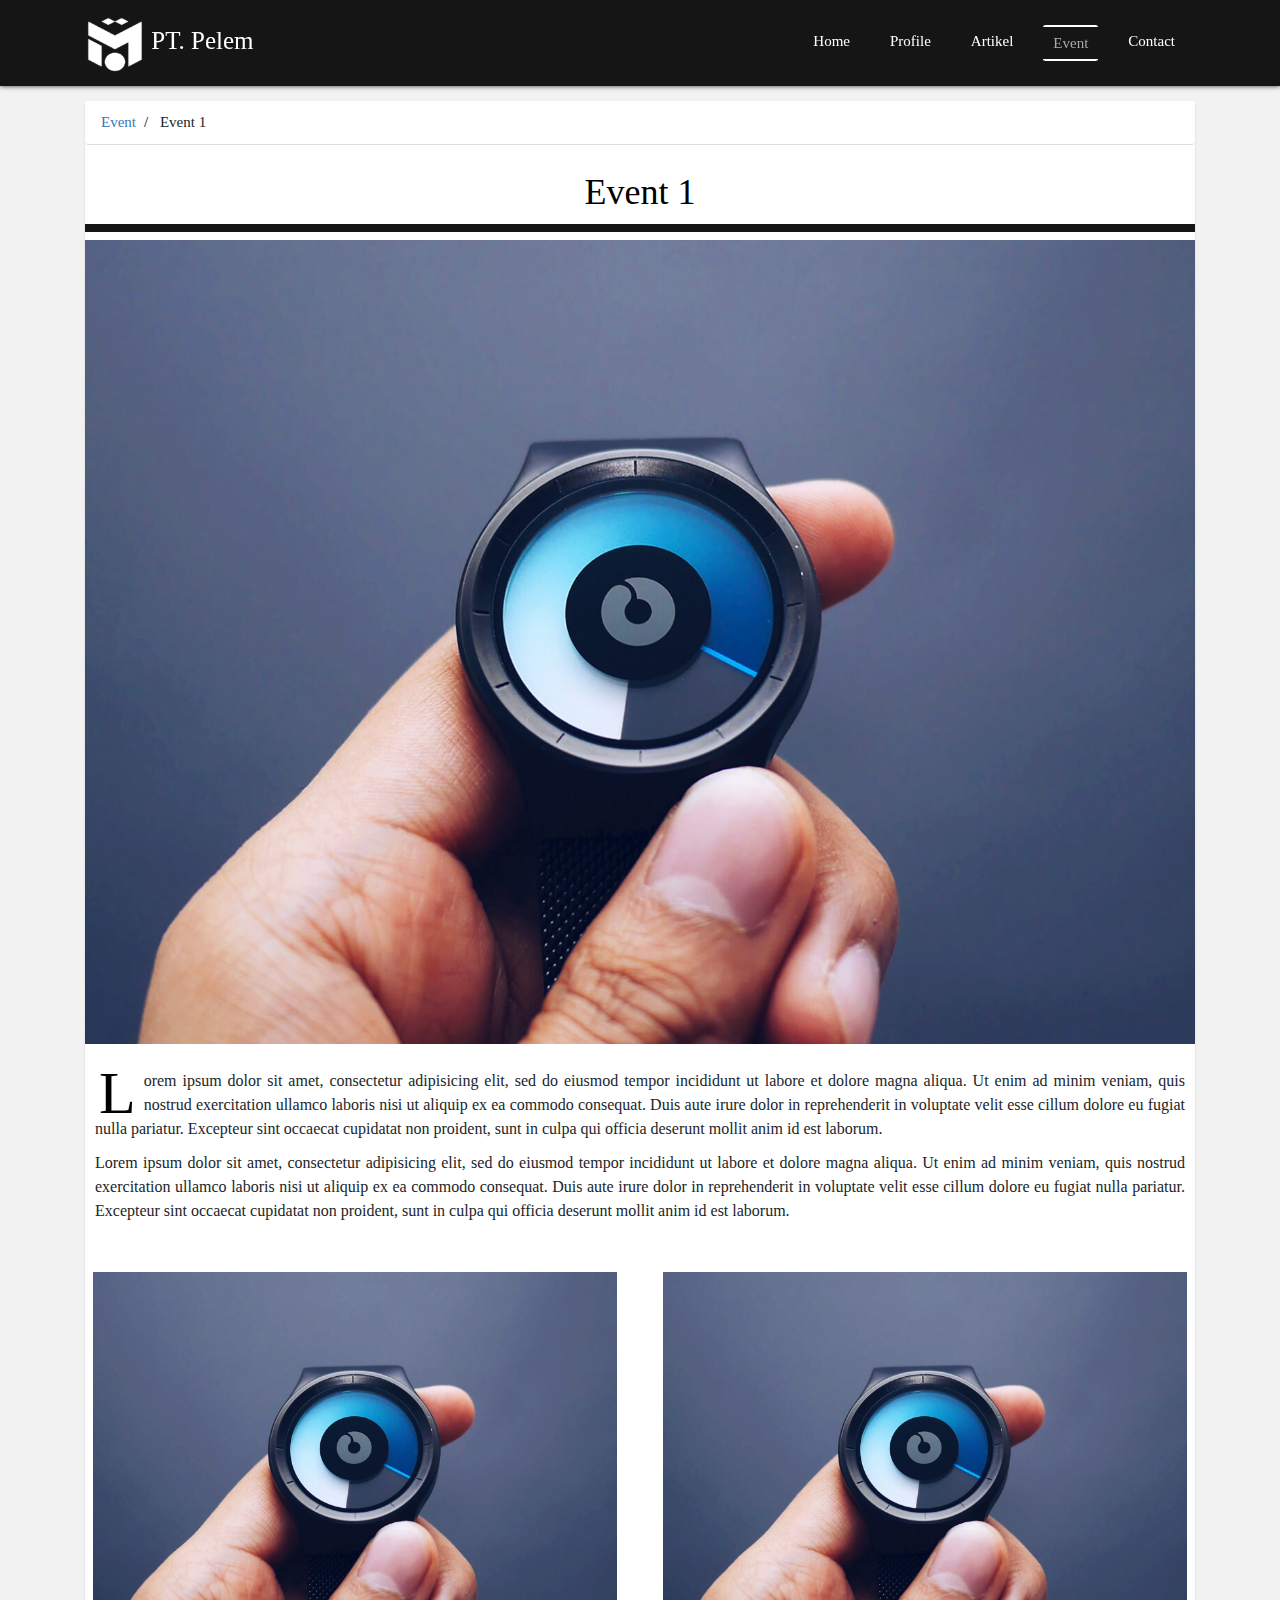
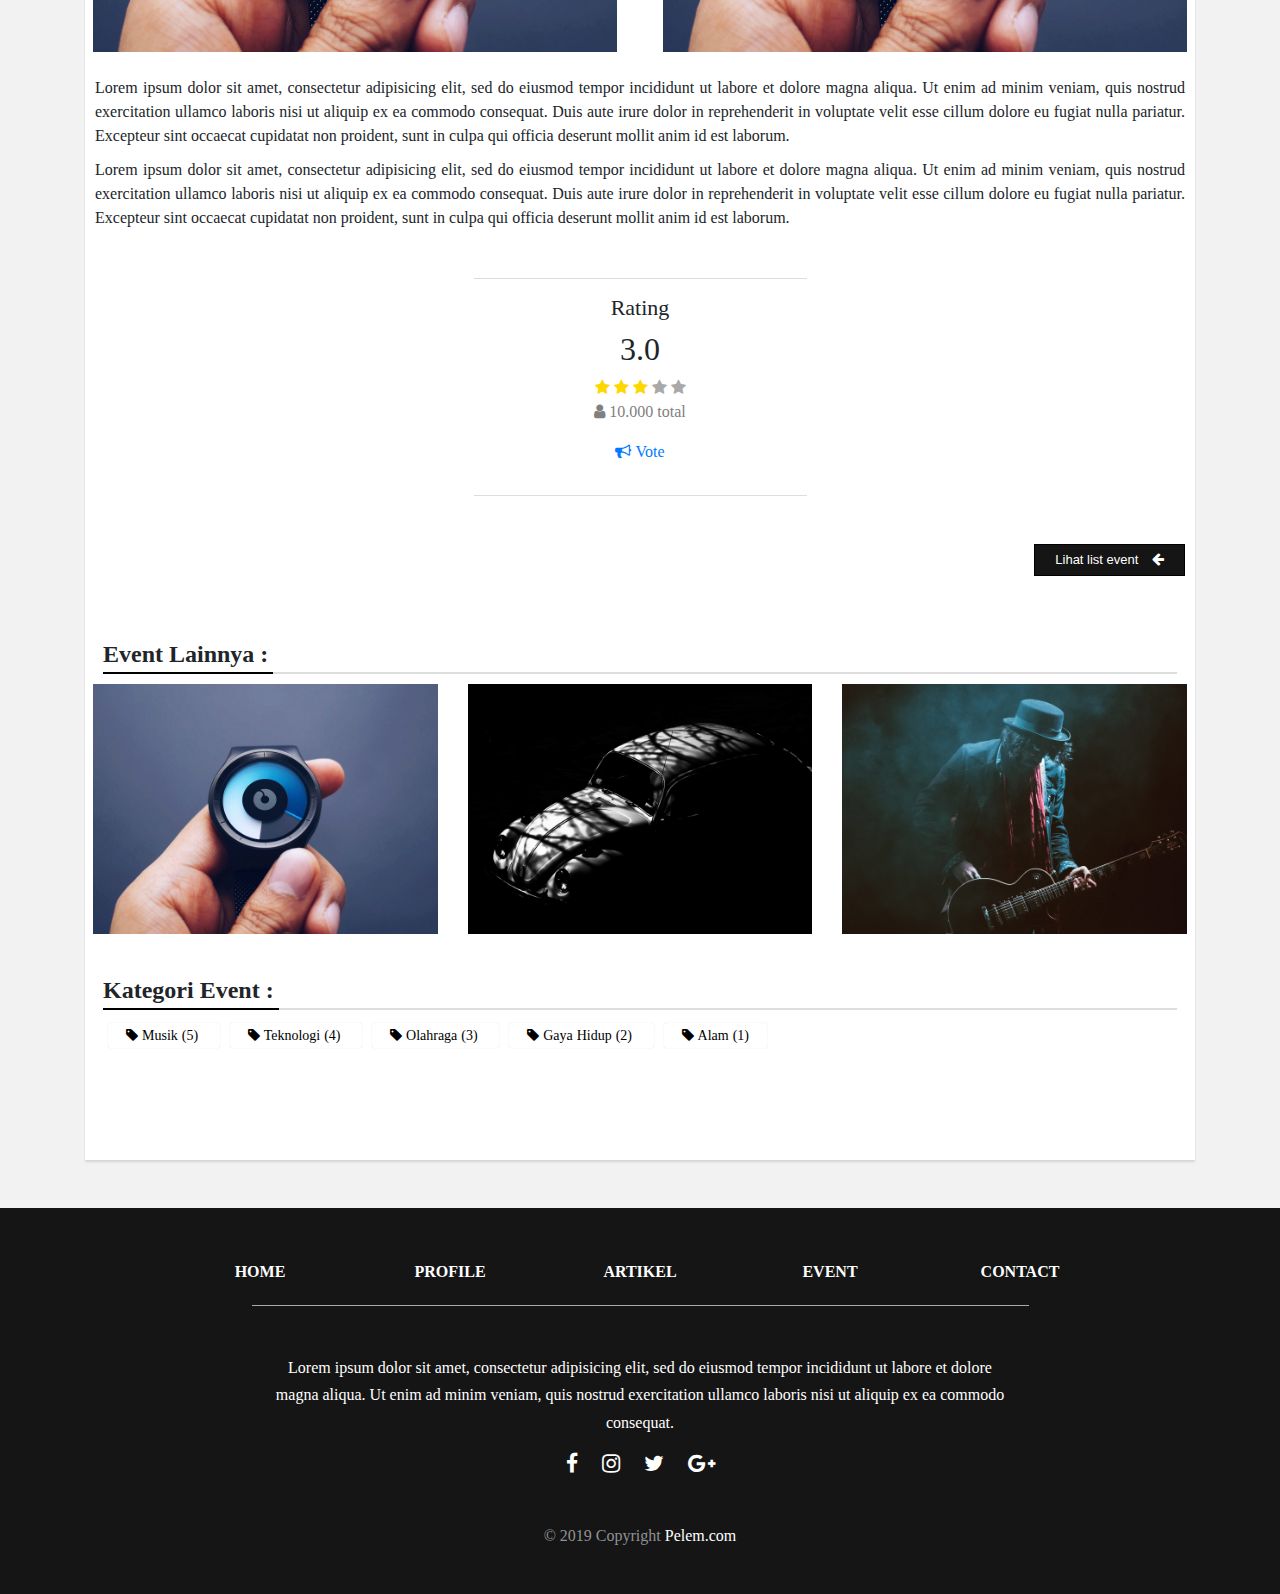
<file: event-detail.html>
<!DOCTYPE html>
<html>
<head>

	<meta charset="utf-8">
	<meta name="viewport" content="width=device-width, initial-scale=1, maximum-scale=1">
	<title>Rijlan Nurfatoni</title>

	<link rel="stylesheet" href="lib/bootstrap/css/bootstrap.min.css">
	<link rel="stylesheet" href="css/style.css">
	<link rel="stylesheet" href="css/event.css">
	<link rel="stylesheet" type="text/css" href="lib/animate/animate.css">
    <link rel="stylesheet" href="http://maxcdn.bootstrapcdn.com/font-awesome/4.2.0/css/font-awesome.min.css">

</head>
<body>

	<nav id="header" class="navbar navbar-expand-lg fixed-top navbar-dark bg-dark">
		<div id="header-container" class="container">						
				<a id="brand" class="navbar-brand" href="#"><img src="images/logo.png"> PT. Pelem</a>
				<button type="button" class="navbar-toggler" data-toggle="collapse" data-target="#navbar" aria-expanded="false" aria-controls="navbar">
					<span class="navbar-toggler-icon"></span>
				</button>
			<div id="navbar" class="collapse navbar-collapse">
				<div class="navbar-nav ml-auto navlink">
					<a href="index.html">Home</a>
					<a href="tentang.html">Profile</a>
					<a href="artikel.html">Artikel</a>
					<a class="aktif">Event</a>
					<a href="kontak.html">Contact</a>
				</div>
			</div>
		</div>
	</nav>

	<section>
		<div class="container animated fadeIn">
			<div class="homepage mt-3">
				<div class="all">
					<ul class="breadcrumb">
						<li><a href="event.html">Event</a></li>
						<li>Event 1</li>
					</ul>
					<h1 class="judul">Event 1</h1>
					<div class="row">
						<div class="col">
							<div class="eventall">
								<div class="imagehover non-scale">
									<img src="images/home/event/e1.jpg" class="img">
									<div class="overlay full">
										<div class="txt res">
											<div class="eventall">
												<h5>Detail Event :</h5>
												<hr>
												<p><i class="fa fa-bookmark"> Teknologi</i> </p>
												<p><i class="fa fa-calendar"> 29 Maret 2019</i> </p>
												<p><i class="fa fa-clock-o"> 09.00 - 11.00</i> </p>
												<p><i class="fa fa-map-marker"> Gedung Gedang, Jl. Kaki, Sehat. Karanganyar</i> </p>	
												<hr>	
											</div>
											<div class="eventall">
												<div class="rating">
													<h5>Rating</h5>
													<h2>3.0</h2>
													<span class="fa fa-star checked"></span>
													<span class="fa fa-star checked"></span>
													<span class="fa fa-star checked"></span>
													<span class="fa fa-star no"></span>
													<span class="fa fa-star no"></span>
													<p class="text-center"><i class="fa fa-user"> 10.000 total</i></p>
												</div>
											</div>
										</div>
									</div>
								</div>
								</div>
							</div>
						</div>
					</div>
					<div class="post">
						<div class="all">
							<div class="eventall">
								<p><span class="dropcap">L</span>orem ipsum dolor sit amet, consectetur adipisicing elit, sed do eiusmod
								tempor incididunt ut labore et dolore magna aliqua. Ut enim ad minim veniam,
								quis nostrud exercitation ullamco laboris nisi ut aliquip ex ea commodo
								consequat. Duis aute irure dolor in reprehenderit in voluptate velit esse
								cillum dolore eu fugiat nulla pariatur. Excepteur sint occaecat cupidatat non
								proident, sunt in culpa qui officia deserunt mollit anim id est laborum.</p>
								<p>Lorem ipsum dolor sit amet, consectetur adipisicing elit, sed do eiusmod
								tempor incididunt ut labore et dolore magna aliqua. Ut enim ad minim veniam,
								quis nostrud exercitation ullamco laboris nisi ut aliquip ex ea commodo
								consequat. Duis aute irure dolor in reprehenderit in voluptate velit esse
								cillum dolore eu fugiat nulla pariatur. Excepteur sint occaecat cupidatat non
								proident, sunt in culpa qui officia deserunt mollit anim id est laborum.</p>
							</div>
							<div class="row mt-3">
								<div class="col-sm mt-1 m-sm-2">
									<div class="wrapper">
										<div class="hover">
											<img src="images/home/event/e1.jpg">
										</div>
									</div>									
								</div>
								<div class="col-sm mt-1 m-sm-2">
									<div class="wrapper">
										<div class="hover">
											<img src="images/home/event/e1.jpg">
										</div>
									</div>									
								</div>
							</div>
							<div class="mt-3">
								<p>Lorem ipsum dolor sit amet, consectetur adipisicing elit, sed do eiusmod
								tempor incididunt ut labore et dolore magna aliqua. Ut enim ad minim veniam,
								quis nostrud exercitation ullamco laboris nisi ut aliquip ex ea commodo
								consequat. Duis aute irure dolor in reprehenderit in voluptate velit esse
								cillum dolore eu fugiat nulla pariatur. Excepteur sint occaecat cupidatat non
								proident, sunt in culpa qui officia deserunt mollit anim id est laborum.</p>
								<p>Lorem ipsum dolor sit amet, consectetur adipisicing elit, sed do eiusmod
								tempor incididunt ut labore et dolore magna aliqua. Ut enim ad minim veniam,
								quis nostrud exercitation ullamco laboris nisi ut aliquip ex ea commodo
								consequat. Duis aute irure dolor in reprehenderit in voluptate velit esse
								cillum dolore eu fugiat nulla pariatur. Excepteur sint occaecat cupidatat non
								proident, sunt in culpa qui officia deserunt mollit anim id est laborum.</p>
							</div>
						</div>
					</div>

					<div class="mt-5">
						<hr style="border-color: #ddd" width="30%">
						<div class="eventall">
							<div class="rating">
								<h5>Rating</h5>
								<h2>3.0</h2>
								<span class="fa fa-star checked"></span>
								<span class="fa fa-star checked"></span>
								<span class="fa fa-star checked"></span>
								<span class="fa fa-star no"></span>
								<span class="fa fa-star no"></span>
								<p class="text-center"><i class="fa fa-user"> 10.000 total</i></p>
								<a href="#"><i class="fa fa-bullhorn"> Vote</i></a>
							</div>
						</div>
						<hr style="border-color: #ddd" width="30%">
					</div>

					<div class="post mt-5">
						<a href="event.html"><button class="view">Lihat list event <i class="fa fa-arrow-left"></i></button></a>
					</div>
					<br>	

				<div class="mt-5 m-2">
					<div class="komentar">
						<span class="borbot">
							<text>Event Lainnya :</text>
						</span>
					</div>
				<div class="row">
					<div class="col-md-4 mb-2">
						<div class="imagehover">
							<a href="event-detail.html"><img src="images/home/event/e1.jpg" class="img">
							<div class="overlay">
								<div class="txt">Event 1</div>
							</div></a>
						</div>
					</div>
					<div class="col-md-4 mb-2">
						<div class="imagehover">
							<a href="event-detail.html"><img src="images/home/event/e2.jpg" class="img">
							<div class="overlay">
								<div class="txt">Event 2</div>
							</div></a>
						</div>
					</div>
					<div class="col-md-4 mb-2">
						<div class="imagehover">
							<a href="event-detail.html"><img src="images/home/event/e3.jpg" class="img">
							<div class="overlay">
								<div class="txt">Event 3</div>
							</div></a>
						</div>
					</div>
				</div>	
				</div>

				<div class="m-2">
					<div class="komentar">
						<span class="borbot">
							<text>Kategori Event :</text>
						</span>
					</div>
					<div class="kategorie">
						<a href="#">
							<span>
								<i class="fa fa-tag"> Musik (5)</i>
							</span>
						</a>
						<a href="#">
							<span>
								<i class="fa fa-tag"> Teknologi (4)</i>
							</span>
						</a>
						<a href="#">
							<span>
								<i class="fa fa-tag"> Olahraga (3)</i>
							</span>
						</a>
						<a href="#">
							<span>
								<i class="fa fa-tag"> Gaya Hidup (2)</i>
							</span>
						</a>
						<a href="#">
							<span>
								<i class="fa fa-tag"> Alam (1)</i>
							</span>
						</a>
					</div>
				</div>

				</div>		
			</div>
		</div>
	</section>


	<footer class="page-footer font-small bg-dark mt-5">
		<div class="container">
			<div class="row text-center d-flex justify-content-center pt-4 mb-2 foot">
				<div class="col-md-2 mb-2">
					<h6 class="text-uppercase font-weight-bold">
						<a href="index.html">Home</a>
					</h6>
				</div>
				<div class="col-md-2 mb-2">
					<h6 class="text-uppercase font-weight-bold">
						<a href="tentang.html">Profile</a>
					</h6>
				</div>
				<div class="col-md-2 mb-2">
					<h6 class="text-uppercase font-weight-bold">
						<a href="artikel.html">Artikel</a>
					</h6>
				</div>
				<div class="col-md-2 mb-2">
					<h6 class="text-uppercase font-weight-bold">
						<a href="event.html">Event</a>
					</h6>
				</div>
				<div class="col-md-2 mb-2">
					<h6 class="text-uppercase font-weight-bold">
						<a href="kontak.html">Contact</a>
					</h6>
				</div>
			</div>

			<hr style="margin: 0 15%; border-color: darkgrey;">

			<div class="row d=flex text-center justify-content-center mb-md-0 mb-4 foot">
				<div class="col-md-8 col-12 mt-5">
					<p style="line-height: 1.7rem">
						Lorem ipsum dolor sit amet, consectetur adipisicing elit, sed do eiusmod
						tempor incididunt ut labore et dolore magna aliqua. Ut enim ad minim veniam,
						quis nostrud exercitation ullamco laboris nisi ut aliquip ex ea commodo
						consequat.
					</p>
				</div>
			</div>

			<hr class="clearfix d-md-none" style="margin: 10% 15% 5%; border-color: darkgrey;">

			<div class="row pb-3">
				<div class="col-md-12 text-center footsos">
					<div class="mb-3 flex-center">
						<a href="http://facebook.com" target="_blank">
							<i class="fa fa-facebook fa-lg"> </i>
						</a>
						<a href="http://instagram.com/rnfm10/" target="_blank">
							<i class="fa fa-instagram fa-lg"> </i>
						</a>
						<a href="http://twitter.com" target="_blank">
							<i class="fa fa-twitter fa-lg"> </i>
						</a>
						<a href="http://plus-google.com" target="_blank">
							<i class="fa fa-google-plus fa-lg"> </i>
						</a>
					</div>
				</div>
			</div>
		</div>

		<div class="footer-copyright text-center py-3">&copy; 2019 Copyright
			<a href="index.html"> Pelem.com</a>
		</div>
	</footer>

	<div>
		<a href="#" id="back-to-top" title="Back to Top"></a>
	</div>

	<script src="lib/jquery/jquery-3.3.1.min.js"></script>
	<script src="lib/bootstrap/js/bootstrap.min.js"></script>
	<script src="js/script.js"></script>
</body>
</html>
</file>
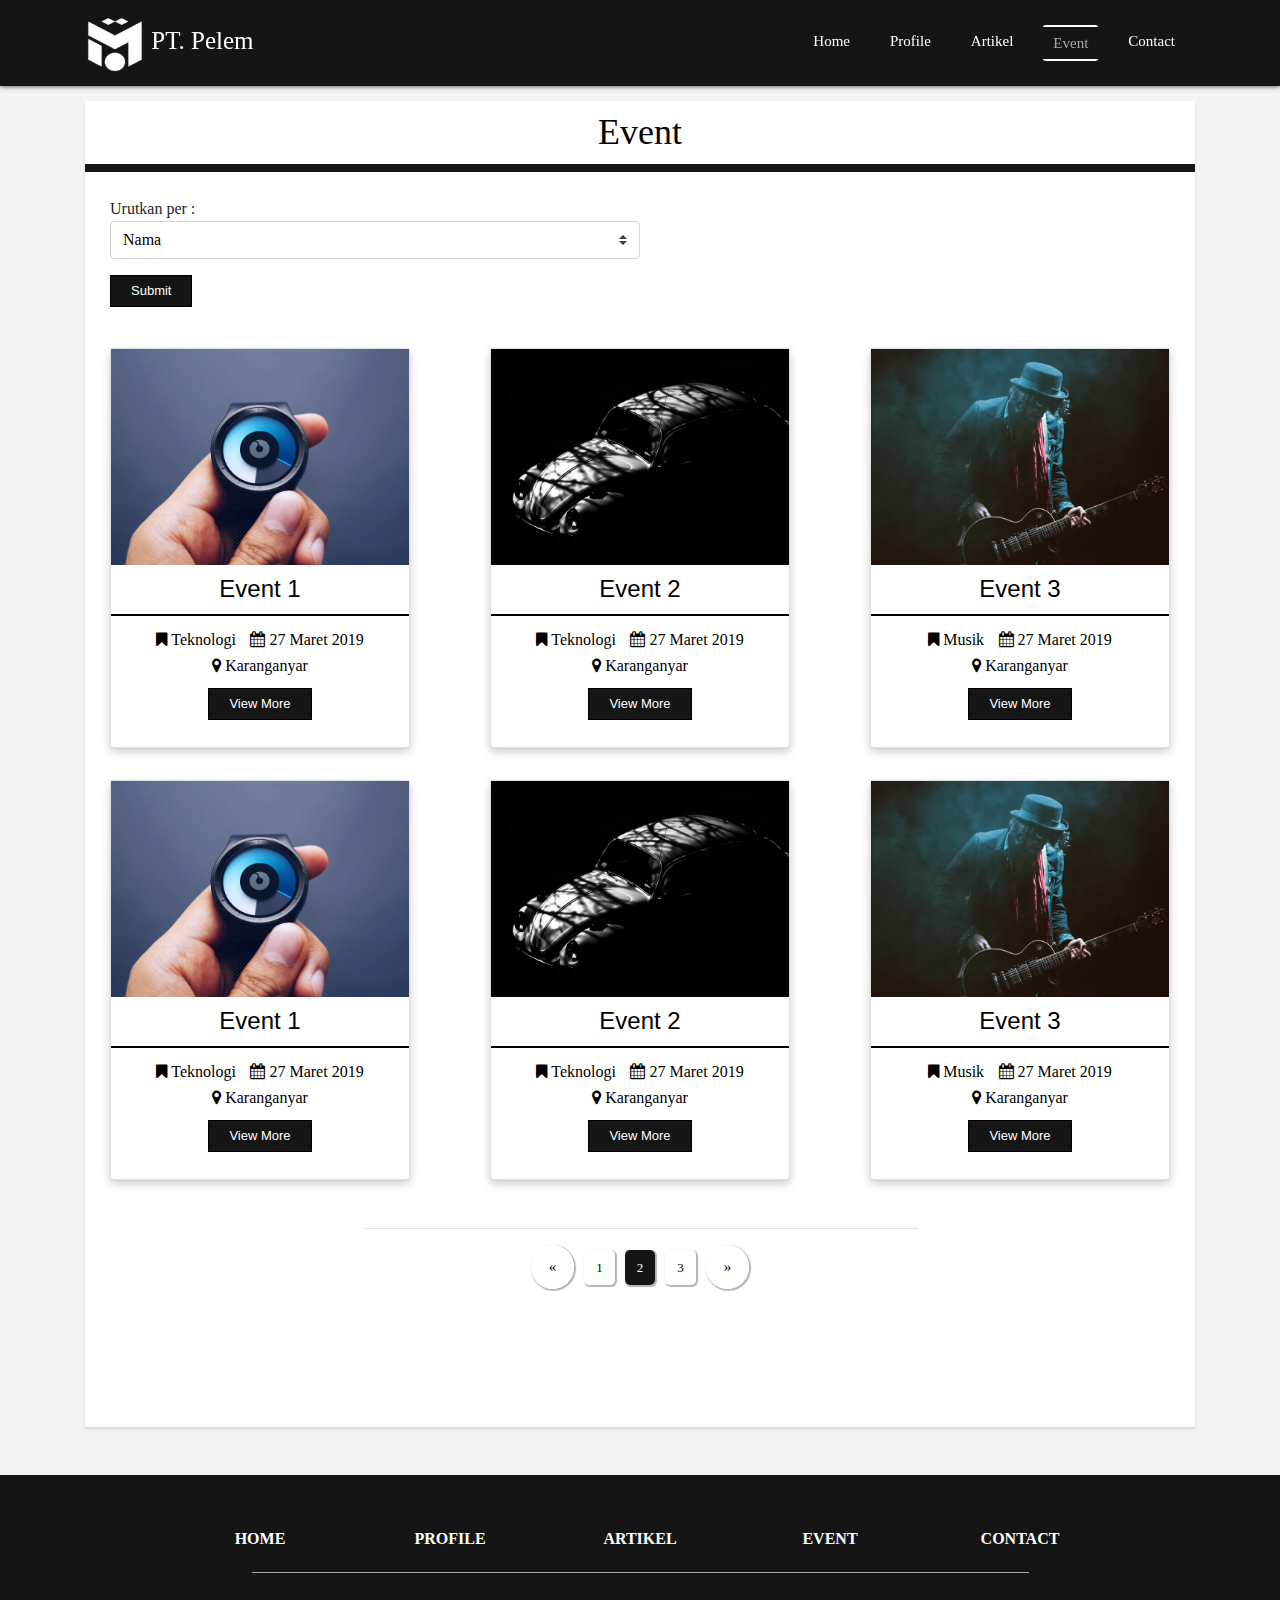
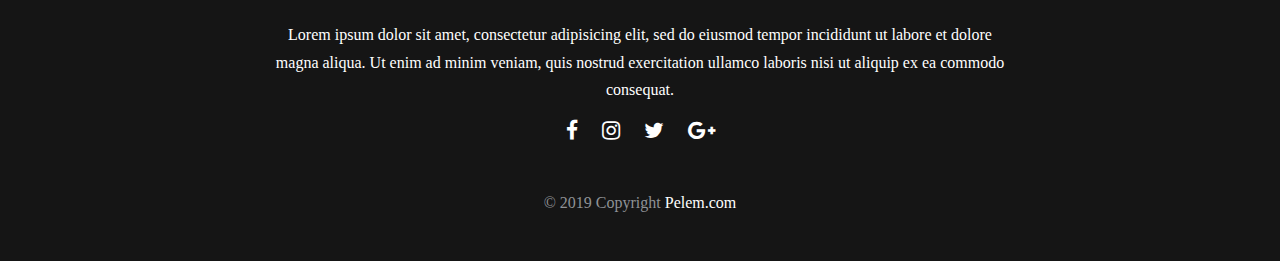
<file: event.html>
<!DOCTYPE html>
<html>
<head>

	<meta charset="utf-8">
	<meta name="viewport" content="width=device-width, initial-scale=1, maximum-scale=1">
	<title>Rijlan Nurfatoni</title>

	<link rel="stylesheet" href="lib/bootstrap/css/bootstrap.min.css">
	<link rel="stylesheet" href="css/style.css">
	<link rel="stylesheet" href="css/event.css">
	<link rel="stylesheet" type="text/css" href="lib/animate/animate.css">
    <link rel="stylesheet" href="http://maxcdn.bootstrapcdn.com/font-awesome/4.2.0/css/font-awesome.min.css">

</head>
<body>

	<nav id="header" class="navbar navbar-expand-lg fixed-top navbar-dark bg-dark">
		<div id="header-container" class="container">						
				<a id="brand" class="navbar-brand" href="#"><img src="images/logo.png"> PT. Pelem</a>
				<button type="button" class="navbar-toggler" data-toggle="collapse" data-target="#navbar" aria-expanded="false" aria-controls="navbar">
					<span class="navbar-toggler-icon"></span>
				</button>
			<div id="navbar" class="collapse navbar-collapse">
				<div class="navbar-nav ml-auto navlink">
					<a href="index.html">Home</a>
					<a href="tentang.html">Profile</a>
					<a href="artikel.html">Artikel</a>
					<a class="aktif">Event</a>
					<a href="kontak.html">Contact</a>
				</div>
			</div>
		</div>
	</nav>

	<section>
		<div class="container animated fadeIn">
			<div class="homepage mt-3">
				<div class="all">
					<h1 class="judul">Event</h1>
					<div class="select">
						<text>Urutkan per :</text>
						<form action="#">
							<select name="event" class="custom-select mb-3">
								<option selected>Nama</option>
								<option value="Kategori">Kategori</option>
								<option value="Tanggal">Tanggal</option>
								<option value="Rating">Rating</option>
							</select>
							<br><button type="submit" class="btn-view">Submit</button>
						</form>
					</div>
					<div class="row mb-3">
						<div class="col-lg mt-3">
							<div class="card post">
								<div class="wrapper">
									<div class="hover im">
										<a href="event-detail.html"><img src="images/home/event/e1.jpg"></a>
									</div>
								</div>
								<a href="event-detail.html" class="event"><h4>Event 1</h4></a>
								<p>
									<a href="#"><i class="fa fa-bookmark"> Teknologi</i></a>
									<a href="#"><i class="fa fa-calendar"> 27 Maret 2019</i></a>
									<a href="#"><i class="fa fa-map-marker"> Karanganyar</i></a>
								</p>
								<a href="event-detail.html"><button class="view">View More</button></a>
							</div>
						</div>
						<div class="col-lg mt-3">
							<div class="card post">
								<div class="wrapper">
									<div class="hover im">
										<a href="event-detail.html"><img src="images/home/event/e2.jpg"></a>
									</div>
								</div>
								<a href="event-detail.html" class="event"><h4>Event 2</h4></a>
								<p>
									<a href="#"><i class="fa fa-bookmark"> Teknologi</i></a>
									<a href="#"><i class="fa fa-calendar"> 27 Maret 2019</i></a>
									<a href="#"><i class="fa fa-map-marker"> Karanganyar</i></a>
								</p>
								<a href="event-detail.html"><button class="view">View More</button></a>
							</div>
						</div>
						<div class="col-lg mt-3">
							<div class="card post">
								<div class="wrapper">
									<div class="hover im">
										<a href="event-detail.html"><img src="images/home/event/e3.jpg"></a>
									</div>
								</div>
								<a href="event-detail.html" class="event"><h4>Event 3</h4></a>
								<p>
									<a href="#"><i class="fa fa-bookmark"> Musik</i></a>
									<a href="#"><i class="fa fa-calendar"> 27 Maret 2019</i></a>
									<a href="#"><i class="fa fa-map-marker"> Karanganyar</i></a>
								</p>
								<a href="event-detail.html"><button class="view">View More</button></a>
							</div>
						</div>						
					</div>

					<div class="row mb-3">
						<div class="col-lg mt-3">
							<div class="card post">
								<div class="wrapper">
									<div class="hover im">
										<a href="event-detail.html"><img src="images/home/event/e1.jpg"></a>
									</div>
								</div>
								<a href="event-detail.html" class="event"><h4>Event 1</h4></a>
								<p>
									<a href="#"><i class="fa fa-bookmark"> Teknologi</i></a>
									<a href="#"><i class="fa fa-calendar"> 27 Maret 2019</i></a>
									<a href="#"><i class="fa fa-map-marker"> Karanganyar</i></a>
								</p>
								<a href="event-detail.html"><button class="view">View More</button></a>
							</div>
						</div>
						<div class="col-lg mt-3">
							<div class="card post">
								<div class="wrapper">
									<div class="hover im">
										<a href="event-detail.html"><img src="images/home/event/e2.jpg"></a>
									</div>
								</div>
								<a href="event-detail.html" class="event"><h4>Event 2</h4></a>
								<p>
									<a href="#"><i class="fa fa-bookmark"> Teknologi</i></a>
									<a href="#"><i class="fa fa-calendar"> 27 Maret 2019</i></a>
									<a href="#"><i class="fa fa-map-marker"> Karanganyar</i></a>
								</p>
								<a href="event-detail.html"><button class="view">View More</button></a>
							</div>
						</div>
						<div class="col-lg mt-3">
							<div class="card post">
								<div class="wrapper">
									<div class="hover im">
										<a href="event-detail.html"><img src="images/home/event/e3.jpg"></a>
									</div>
								</div>
								<a href="event-detail.html" class="event"><h4>Event 3</h4></a>
								<p>
									<a href="#"><i class="fa fa-bookmark"> Musik</i></a>
									<a href="#"><i class="fa fa-calendar"> 27 Maret 2019</i></a>
									<a href="#"><i class="fa fa-map-marker"> Karanganyar</i></a>
								</p>
								<a href="event-detail.html"><button class="view">View More</button></a>
							</div>
						</div>						
					</div>
					<div class="post mt-5">
						<hr width="50%">
						<div class="pagination pb-5">
							<li class="prev"><a href="#" class="bulet">&laquo;</a></li>
							<li class="no"><a href="#">1</a></li>
							<li class="no"><a href="#" class="active">2</a></li>
							<li class="no"><a href="#">3</a></li>
							<li class="next"><a href="#" class="bulet">&raquo;</a></li>
						</div>
					</div>
				</div>
			</div>
		</div>
	</section>


	<footer class="page-footer font-small bg-dark mt-5">
		<div class="container">
			<div class="row text-center d-flex justify-content-center pt-4 mb-2 foot">
				<div class="col-md-2 mb-2">
					<h6 class="text-uppercase font-weight-bold">
						<a href="index.html">Home</a>
					</h6>
				</div>
				<div class="col-md-2 mb-2">
					<h6 class="text-uppercase font-weight-bold">
						<a href="tentang.html">Profile</a>
					</h6>
				</div>
				<div class="col-md-2 mb-2">
					<h6 class="text-uppercase font-weight-bold">
						<a href="artikel.html">Artikel</a>
					</h6>
				</div>
				<div class="col-md-2 mb-2">
					<h6 class="text-uppercase font-weight-bold">
						<a href="event.html">Event</a>
					</h6>
				</div>
				<div class="col-md-2 mb-2">
					<h6 class="text-uppercase font-weight-bold">
						<a href="kontak.html">Contact</a>
					</h6>
				</div>
			</div>

			<hr style="margin: 0 15%; border-color: darkgrey;">

			<div class="row d=flex text-center justify-content-center mb-md-0 mb-4 foot">
				<div class="col-md-8 col-12 mt-5">
					<p style="line-height: 1.7rem">
						Lorem ipsum dolor sit amet, consectetur adipisicing elit, sed do eiusmod
						tempor incididunt ut labore et dolore magna aliqua. Ut enim ad minim veniam,
						quis nostrud exercitation ullamco laboris nisi ut aliquip ex ea commodo
						consequat.
					</p>
				</div>
			</div>

			<hr class="clearfix d-md-none" style="margin: 10% 15% 5%; border-color: darkgrey;">

			<div class="row pb-3">
				<div class="col-md-12 text-center footsos">
					<div class="mb-3 flex-center">
						<a href="http://facebook.com" target="_blank">
							<i class="fa fa-facebook fa-lg"> </i>
						</a>
						<a href="http://instagram.com/rnfm10/" target="_blank">
							<i class="fa fa-instagram fa-lg"> </i>
						</a>
						<a href="http://twitter.com" target="_blank">
							<i class="fa fa-twitter fa-lg"> </i>
						</a>
						<a href="http://plus-google.com" target="_blank">
							<i class="fa fa-google-plus fa-lg"> </i>
						</a>
					</div>
				</div>
			</div>
		</div>

		<div class="footer-copyright text-center py-3">&copy; 2019 Copyright
			<a href="index.html"> Pelem.com</a>
		</div>
	</footer>

	<div>
		<a href="#" id="back-to-top" title="Back to Top"></a>
	</div>
	
	<script src="lib/jquery/jquery-3.3.1.min.js"></script>
	<script src="lib/bootstrap/js/bootstrap.min.js"></script>
	<script src="js/script.js"></script>
</body>
</html>
</file>
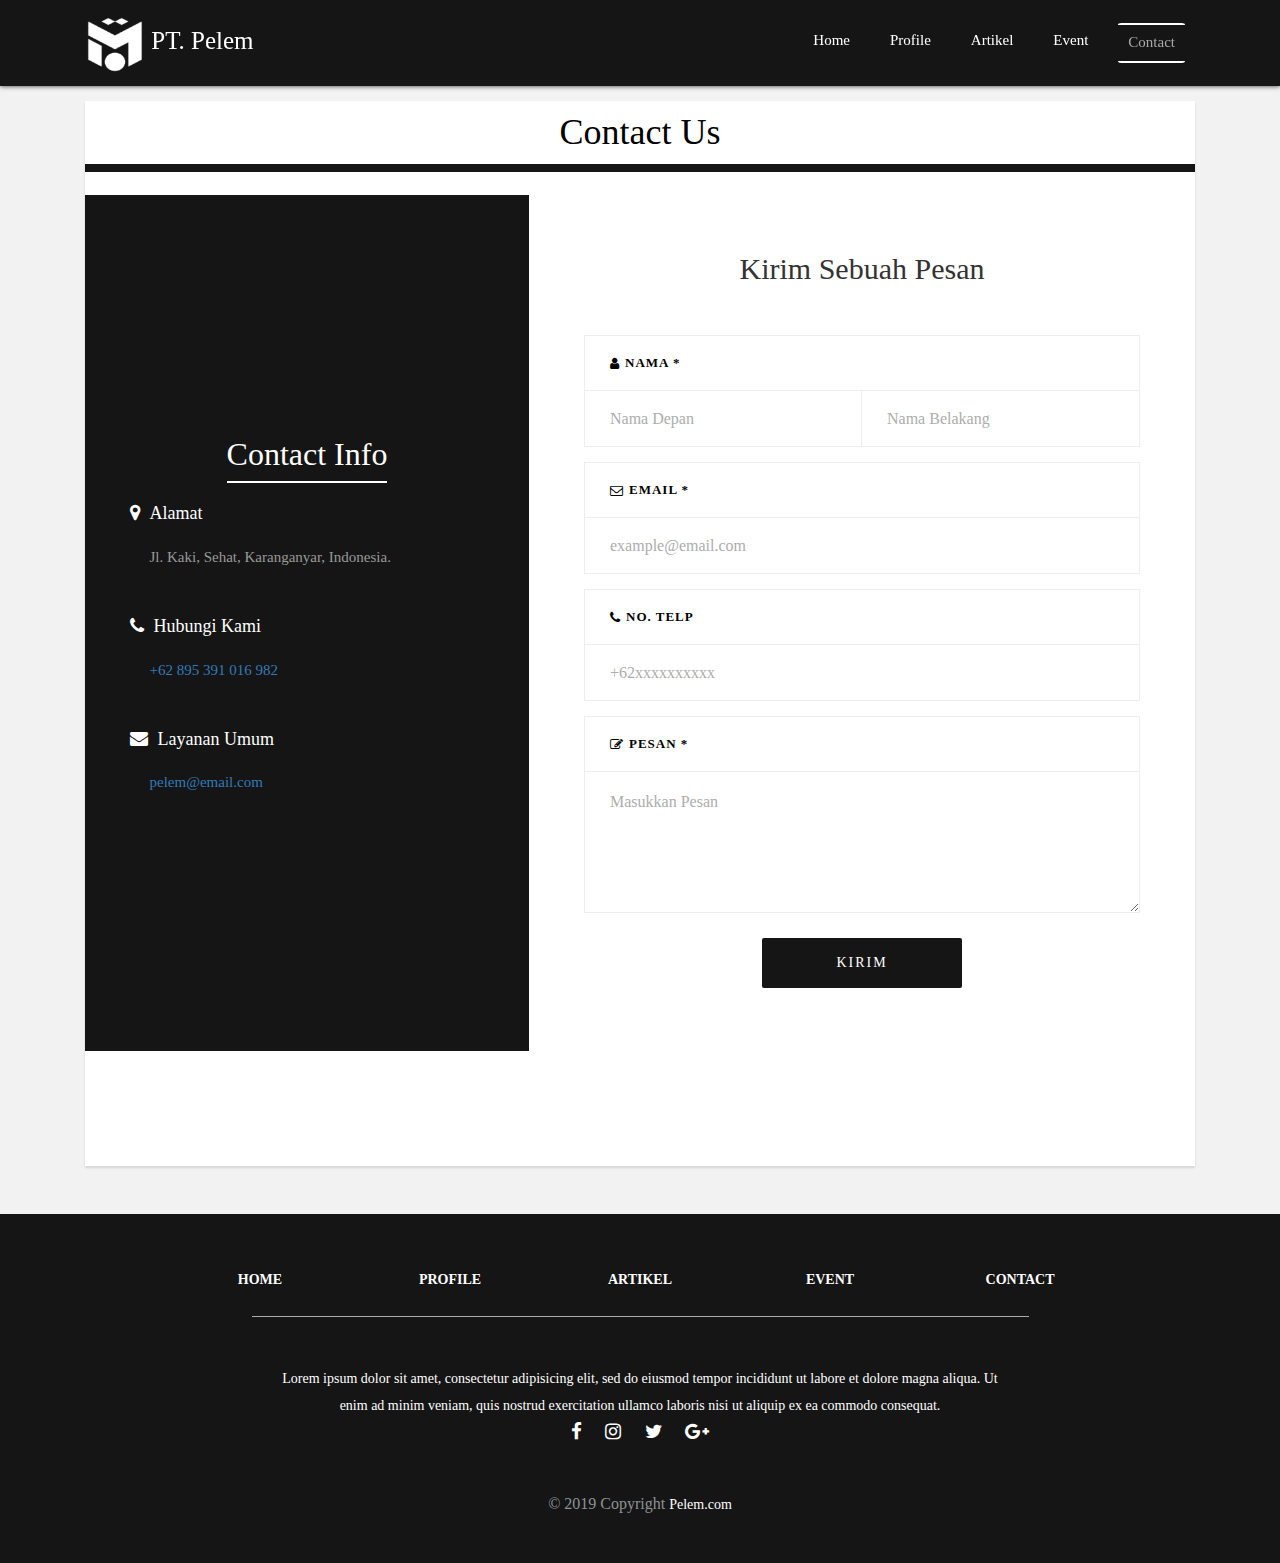
<file: kontak.html>
<!DOCTYPE html>
<html>
<head>

	<meta charset="utf-8">
	<meta name="viewport" content="width=device-width, initial-scale=1, maximum-scale=1">
	<title>Rijlan Nurfatoni</title>

	<link rel="stylesheet" href="lib/bootstrap/css/bootstrap.min.css">
	<link rel="stylesheet" href="css/style.css">
	<link rel="stylesheet" href="css/kontak.css">
	<link rel="stylesheet" type="text/css" href="lib/animate/animate.css">
    <link rel="stylesheet" href="http://maxcdn.bootstrapcdn.com/font-awesome/4.2.0/css/font-awesome.min.css">

</head>
<body>

	<nav id="header" class="navbar navbar-expand-lg fixed-top navbar-dark bg-dark">
		<div id="header-container" class="container">						
				<a id="brand" class="navbar-brand" href="#"><img src="images/logo.png"> PT. Pelem</a>
				<button type="button" class="navbar-toggler" data-toggle="collapse" data-target="#navbar" aria-expanded="false" aria-controls="navbar">
					<span class="navbar-toggler-icon"></span>
				</button>
			<div id="navbar" class="collapse navbar-collapse">
				<div class="navbar-nav ml-auto navlink">
					<a href="index.html">Home</a>
					<a href="tentang.html">Profile</a>
					<a href="artikel.html">Artikel</a>
					<a href="event.html">Event</a>
					<a class="aktif">Contact</a>
				</div>
			</div>
		</div>
	</nav>

	<section>
		<div class="container animated fadeIn">
			<div class="homepage mt-3">
				<div class="all">
					<h1 class="judul">Contact Us</h1>
					<div class="contact">
						<div class="wrapcontact">
							<form class="form-contact">
								<span class="form-contact-title">
									Kirim Sebuah Pesan
								</span>

								<label class="label" for="first-name"><i class="fa fa-user m-r-5"></i>Nama *</label>
								<div class="inputall input1">
									<input type="text" name="namadepan" class="inputtext" placeholder="Nama Depan" required>
									<span class="focus"></span>
								</div>
								<div class="inputall input2">
									<input type="text" name="namabelakang" class="inputtext" placeholder="Nama Belakang">
									<span class="focus"></span>
								</div>

								<label class="label" for="email"><i class="fa fa-envelope-o m-r-5"></i>Email *</label>
								<div class="inputall">
									<input id="email" type="text" name="email" class="inputtext" placeholder="example@email.com" required>
									<span class="focus"></span>
								</div>

								<label class="label" for="phoneo"><i class="fa fa-phone m-r-5"></i>No. Telp</label>
								<div class="inputall">
									<input id="phone" type="text" name="phone" class="inputtext" placeholder="+62xxxxxxxxxx">
									<span class="focus"></span>
								</div>

								<label class="label" for="pesan"><i class="fa fa-pencil-square-o m-r-5"></i>Pesan *</label>
								<div class="inputall">
									<textarea id="message" class="inputtext" name="message" placeholder="Masukkan Pesan" required></textarea>
									<span class="focus"></span>
								</div>

								<div class="container-button">
									<button class="kirim" type="submit">
										Kirim
									</button>
								</div>
							</form>

							<div class="contact-info flex-col-c-m bg-b">
								<div class="contact-info-title">
									<h2>Contact Info</h2>
								</div>
								<div class="flex-w size1 pb-47">
									<div class="txt1 pr-10">
										<span class="fa fa-map-marker"></span>
									</div>
									<div class="flex-col size2">
										<span class="txt1 pb-20">
											Alamat
										</span>
									</div>
									<span class="txt2 pl-20">
										Jl. Kaki, Sehat, Karanganyar, Indonesia.
									</span>																		
								</div>

								<div class="flex-w size1 pb-47">
									<div class="txt1 pr-10">
										<span class="fa fa-phone"></span>
									</div>
									<div class="flex-col size2">
										<span class="txt1 pb-20">
											Hubungi Kami
										</span>										
									</div>
									<span class="txt3 pl-20">
										+62 895 391 016 982
									</span>
								</div>

								<div class="flex-w size1 pb-47">
									<div class="txt1 pr-10">
										<span class="fa fa-envelope"></span>
									</div>
									<div class="flex-col size2">
										<span class="txt1 pb-20">
											Layanan Umum
										</span>										
									</div>
									<span class="txt3 pl-20">
										pelem@email.com
									</span>
								</div>
							</div>
						</div>
					</div>
				</div>
			</div>
		</div>
	</section>


	<footer class="page-footer font-small bg-dark mt-5">
		<div class="container">
			<div class="row text-center d-flex justify-content-center pt-4 mb-2 foot">
				<div class="col-md-2 mb-2">
					<h6 class="text-uppercase font-weight-bold">
						<a href="index.html">Home</a>
					</h6>
				</div>
				<div class="col-md-2 mb-2">
					<h6 class="text-uppercase font-weight-bold">
						<a href="tentang.html">Profile</a>
					</h6>
				</div>
				<div class="col-md-2 mb-2">
					<h6 class="text-uppercase font-weight-bold">
						<a href="artikel.html">Artikel</a>
					</h6>
				</div>
				<div class="col-md-2 mb-2">
					<h6 class="text-uppercase font-weight-bold">
						<a href="event.html">Event</a>
					</h6>
				</div>
				<div class="col-md-2 mb-2">
					<h6 class="text-uppercase font-weight-bold">
						<a href="kontak.html">Contact</a>
					</h6>
				</div>
			</div>

			<hr style="margin: 0 15%; border-color: darkgrey;">

			<div class="row d=flex text-center justify-content-center mb-md-0 mb-4 foot">
				<div class="col-md-8 col-12 mt-5">
					<p style="line-height: 1.7rem">
						Lorem ipsum dolor sit amet, consectetur adipisicing elit, sed do eiusmod
						tempor incididunt ut labore et dolore magna aliqua. Ut enim ad minim veniam,
						quis nostrud exercitation ullamco laboris nisi ut aliquip ex ea commodo
						consequat.
					</p>
				</div>
			</div>

			<hr class="clearfix d-md-none" style="margin: 10% 15% 5%; border-color: darkgrey;">

			<div class="row pb-3">
				<div class="col-md-12 text-center footsos">
					<div class="mb-3 flex-center">
						<a href="http://facebook.com" target="_blank">
							<i class="fa fa-facebook fa-lg"> </i>
						</a>
						<a href="http://instagram.com/rnfm10/" target="_blank">
							<i class="fa fa-instagram fa-lg"> </i>
						</a>
						<a href="http://twitter.com" target="_blank">
							<i class="fa fa-twitter fa-lg"> </i>
						</a>
						<a href="http://plus-google.com" target="_blank">
							<i class="fa fa-google-plus fa-lg"> </i>
						</a>
					</div>
				</div>
			</div>
		</div>

		<div class="footer-copyright text-center py-3">&copy; 2019 Copyright
			<a href="index.html"> Pelem.com</a>
		</div>
	</footer>

	<div>
		<a href="#" id="back-to-top" title="Back to Top"></a>
	</div>
	
	<script src="lib/jquery/jquery-3.3.1.min.js"></script>
	<script src="lib/bootstrap/js/bootstrap.min.js"></script>
	<script src="js/script.js"></script>
</body>
</html>
</file>
<file: css/style.css>
html {
	scroll-behavior: smooth;
}

html, body {
	overflow-x: hidden;
}

body {
	background-color: #f2f2f2;
	background-repeat: no-repeat;
	overflow: hidden;
	background-attachment: fixed;
	font-family: Calibri;
	padding-top: 85px;
}

footer {
	padding: 30px 0;
}

nav button:focus {
	outline: none;
}

.jumbotron {
	background-image: url(../images/Back.jpg);
	background-attachment: fixed;
	background-size: cover;
	background-position: 0 -100px;
	color: #eaeaea;
	background-size: 100%;
}

.jumb img {
	width: 30%;
}

.jumb h1 {
	font-family: Berlin Sans FB;
}

.img-thumbnails {
	padding: 0.25rem;
	background-color: #fff;
	border: .1px solid #ddd;
	border-radius: 0.25rem;
	transition: all 0.2s ease-in-out;
	max-width: 100%;
	height: auto;
}


@media (max-width: 990px) {
	.jumb img {
		width: 50%;
	}
}
/*navbar*/
.navbar {
	box-shadow: 0 0 5px rgba(0, 0, 0, .8);
}

.navbar-dark .navbar-toggler-icon {
	transition: all 0.2s ease;
	background-image: url("data:image/svg+xml;charset=utf8,%3Csvg viewBox='0 0 30 30' xmlns='http://www.w3.org/2000/svg'%3E%3Cpath stroke='rgba(255, 255, 255, 1)' stroke-width='2' stroke-linecap='round' stroke-miterlimit='10' d='M4 7h22M4 15h22M4 23h22'/%3E%3C/svg%3E");
}

.navbar-dark .navbar-toggler-icon:hover {
	transition: all 0.2s ease;
	background-image: url("data:image/svg+xml;charset=utf8,%3Csvg viewBox='0 0 30 30' xmlns='http://www.w3.org/2000/svg'%3E%3Cpath stroke='rgba(255, 255, 255, 0.5)' stroke-width='2' stroke-linecap='round' stroke-miterlimit='10' d='M4 7h22M4 15h22M4 23h22'/%3E%3C/svg%3E");
}

.navbar-brand {
	font-size: 25px;
}

.navbar-brand img {
	margin: auto;
	transition: 0.5s;
	width: 60px;
	height: 60px;
}

.navbar-container {
	padding: 20px 0 20px 0;
}

.navbar.navbar-fixed-top.fixed-theme {
	box-shadow: 0 0 5px rgba(0, 0, 0, .8);
}

.navbar-brand.fixed-theme {
	font-size: 18px;
}

.navbar-brand.fixed-theme img{
	width: 40px;
	height: 40px;
}

.navbar-container {
	padding: 0;
}

nav,
.navbar-brand.fixed-theme,
.navbar-container.fixed-theme,
.navbar.navbar-fixed-top.fixed-theme,
.navbar-brand,
.navbar-container {
	transition: 0.5s;
	-webkit-transition: 0.5s;
}

.navbar-toggler {
	border: none;
}

.bg-dark {
  background-color: #151515 !important;
}

a.bg-dark:focus, a.bg-dark:hover {
  background-color: #1d2124 !important;
}

.navbar-nav {
	text-align: center;
}

.navlink a{
	display: inline-block;
	font-size: 15px;
	background-color: transparent;
	color: white;
	padding: 5px;
	padding-left: 10px;
	padding-right: 10px;
 	margin: 10px;
	-o-transition: all 0.3s ease-in-out;
	-webkit-transition: all 0.3s ease-in-out;
	transition: all 0.3s ease-in-out;
}

.navlink a:hover {
	color: darkgrey;
	text-decoration: none;
	border-bottom: 2px solid white;
	border-radius: 5%;
	-o-transition: all 0.3s ease-in-out;
	-webkit-transition: all 0.3s ease-in-out;
	transition: all 0.3s ease-in-out;
}

.navlink a.aktif {
	color: darkgrey;
	border-top: 2px solid white;
	border-bottom: 2px solid white;
	border-radius: 5%;
}

.navlink a.aktif:hover {
	color: darkgrey;
}

@media(max-width: 991px) {
	.navlink a {
		font-size: 16px;
		margin: 20px;
		position: relative;
	}
}

@media (max-width: 500px) {
	.navbar-brand {
		font-size: 20px;
	}
}

.carousel-item img{
	width: 100%;
}

.homepage {
	background-color: white;
	box-shadow: 0 2px 2px 0 rgba(0, 0, 0, .12);
	padding-bottom: 100px;
}

.homepage .all h1 {
	text-align: center;
}

.judul {
	color: black;
	font-size: 36px;
	padding: 10px;
	border-bottom: 8px solid #151515;
}

.homepage .all p {
	font-size: 16px;
	margin: 10px;
}

.post img {
	width: 100%;
}

.post i {
	color: grey;
	font-size: 14px;
	margin-left: 10px;
}

.dropcap {
	color: black;
	font-size: 60px;
	float: left;
	line-height: 40px;
	padding-top: 4px;
	padding-left: 4px;
	padding-right: 8px;
}

.post a {
	text-decoration: none;
}

.post h2 {
	text-align: center;
	margin: 10px;
	color: black;
	font-weight: bold;
}

.post a h2 {
	text-align: center;
	margin: 10px;
	color: black;
	font-weight: bold;
  	-webkit-transition: all 200ms linear 0s;
  	-o-transition: all 200ms linear 0s;
  	transition: all 200ms linear 0s;
}

.post a h2:hover {
	border-bottom: 2px solid blue;
	color: blue;
  	-webkit-transition: all 200ms linear 0s;
  	-o-transition: all 200ms linear 0s;
  	transition: all 200ms linear 0s;
}

.post p {
	text-align: justify;
}

.post .view {
	display: inline-block;
	float: right;
	background: #151515;
	color: white;
	padding: 0 20px;
	margin-right: 10px;
	font-family: MV Boli, sans-serif;
	font-size: 13px;
	line-height: 30px;
	border-radius: 0px;
 	outline: none !important;
  	-webkit-box-shadow: none !important;
 	box-shadow: none !important;
  	text-align: center;
  	border: 1px solid black;
  	cursor: pointer;
  	-webkit-transition: all 300ms linear 0s;
  	-o-transition: all 300ms linear 0s;
  	transition: all 300ms linear 0s;
}

.post .view:hover {
	background: white;
	color: black;
	border-color: black;
}

.post .view i{
	color: white;
}

.carousel-indicators-numbers li {
	text-align: center;
	text-indent: 0;
	margin: 0 2px;
	width: 30px;
	height: 30px;
	border: none;
	border-radius: 100%;
	line-height: 30px;
	color: #000;
	background-color: #fff;
	transition: all 0.25s ease;
}

.carousel-indicators-numbers li:hover {
	background-color: #337ab7;
	-o-transition: all 0.25s ease;
	-webkit-transition: all 0.25s ease;
	transition: all 0.25s ease; 
}

.hover img{	
	overflow: hidden;
	-o-transition: all 0.4s ease;
	-webkit-transition: all 0.4s ease;
	transition: all 0.4s ease;
}

.hover img:hover {
	cursor: zoom-in;
	transform: scale(1.05);
	opacity: 0.8;
	-o-transition: all 0.25s ease;
	-webkit-transition: all 0.25s ease;
	transition: all 0.25s ease;
}

.wrapper {
	width: 100%;
	overflow: hidden;
}

.sidenav {
	margin: 10px;
	background-color: #f2f2f2;
	box-shadow: 0 2px 2px 0 rgba(0, 0, 0, .12);
}

.sidenav h4 {
	background-color: #151515;
	color: white;
	padding: 5px;
	text-align: center;
	font-size: 22px;
	box-shadow: 0 2px 3px 1px rgba(0, 0, 0, .3);
}

.sidenav p {
	text-align: center;
}

.sidenav .logo {
	width: 50%;
	height: 160px;
	box-shadow: 1px 2px 2px 1px rgba(0, 0, 0, .4);
	-o-transition: all 0.25s ease;
	-webkit-transition: all 0.25s ease;
	transition: all 0.25s ease;
}

.sidenav .logo:hover {
	opacity: 0.8;
	-o-transition: all 0.25s ease;
	-webkit-transition: all 0.25s ease;
	transition: all 0.25s ease;
}

@media(max-width: 990px) {
	.sidenav .logo {
		height: 290px;
	}
}

@media(max-width: 700px) {
	.sidenav .logo {
		height: 220px;
	}
}

@media(max-width: 500px) {
	.sidenav .logo {
		height: 170px;
	}
}

.img-thumbnail {
	background-color: #f2f2f2;
}

.profil {
	margin: 10px;
	font-size: 22px;
	font-weight: bold;
}

.sosmed {
	text-align: center;
}

.sosmed a {
	text-decoration: none;
	color: black;
	font-size: 22px;
}

.sosmed a:hover {
	color: blue;
	-o-transition: all 0.25s ease;
	-webkit-transition: all 0.25s ease;
	transition: all 0.25s ease;
}

.popularpost {
	margin: 10px;
}

.popularpost img {
	width: 90px;
	height: 65px;
}

.popularpost a {
	margin: 10px;
	font-size: 16px;
	color: black;
	text-decoration: none;
	-o-transition: all 0.25s ease;
	-webkit-transition: all 0.25s ease;
	transition: all 0.25s ease;
}

.popularpost a:hover {
	color: blue;
}

.popularpost text.ppket {
	font-size: 12px;
	color: grey;
}

.cari {
	margin: 10px;
	margin-top: 0;
}

.cari input[type="text"] {
	cursor: pointer;
	width: 100px;
    box-sizing: border-box;
    border: 2px solid #151515;
    border-radius: 4px;
    font-size: 16px;
    background-color: transparent;
    background-image: url(../images/ikon/cari.png);
    background-size: 20px 20px;
    background-position: 10px 8px;
    background-repeat: no-repeat;
    padding: 4px 10px 8px 40px;
	-webkit-transition: width 0.4s ease-in-out;
	transition: width 0.4s ease-in-out;
}

.cari input[type="text"]:focus {
	cursor: text;
	outline: none;
	width: 100%;
}

#accordion  .panel{
    border:none;
    outline:none;
}

#accordion  .panel-heading{
    padding:0;
}

#accordion .panel-heading > .panel-title{
    position: relative;
    box-shadow: 0 2px 2px 0 rgba(0, 0, 0, .12);
}

#accordion .panel-heading > .panel-title > a{
    display: block;
    font-size:17px;
    padding:18px 35px 18px 15px;
    text-align: center;
    text-transform:uppercase;
    background: #151515;
    color:#fff;
    transition:all 0.2s linear 0s;
}

#accordion .panel-title > a.collapsed{
    background: #f2f2f2;
    color:#333;
}

#accordion .panel-title > a.collapsed:hover{
    color: black;
    font-weight: bold;
    background: transparent;
}

#accordion .panel-title > a:after,
#accordion .panel-title > a.collapsed:after{
    content: "\f139";
    font-family: "FontAwesome";
    font-weight: 900;
    color: #fff;
    font-size: 18px;
    line-height: 20px;
    position: absolute;
    right:12px;
    transition: all 0.5s ease-in-out;
}

#accordion .panel-title > a.collapsed:after{
    content: "\f13a";
    color:#808080;
}

#accordion .panel-body{
    border:none;
}

.card {
  box-shadow: 0 4px 8px 0 rgba(0, 0, 0, 0.2);
  max-width: 300px;
  min-height: 400px;
  max-height: 400px;
  margin: auto;
  text-align: center;
  font-family: arial;
}

.card p {
	text-align: center;
}

.card p a i {
	font-size: 22px;
	color: black;
}

.card p a i:hover {
	color: #337ab7;
	-webkit-transition: width 0.4s ease-in-out;
	transition: width 0.4s ease-in-out;
}

.mh {
	width: 100%;
	max-height: 228px;
}

.title {
  color: grey;
  font-size: 18px;
}

@media (max-width: 600px) {
	.card h2 {
		font-size: 26px;
	}
}

.kiri p {
	text-align: left;
}

.kiri a i {
	text-align: center;
	font-size: 22px;
	color: black;
}

.kiri a i:hover {
	color: #337ab7;
	-webkit-transition: width 0.4s ease-in-out;
	transition: width 0.4s ease-in-out;
}

.kontak {
	margin: 10px;
	font-family: Book Antiqua;
	background-color: transparent;
	box-shadow: 0 2px 2px 0 rgba(0, 0, 0, .12);
}

.kontak input {
	width: 100%;
}

.bk {
	margin: 10px;
}

.bk h4 {
	text-align: center;
	font-weight: bold;
}

.im img {
	width: 100%;
	max-height: 220px;
}

.im img:hover {
	cursor: pointer;
}

.card a {
	text-decoration: none;
	color: black;
}

.card a:hover {
	color: #337ab7;
	transition: all 0.3s ease-in-out;
}

.event {
	border-bottom: 2px solid black;
}

.event h4 {
	margin: 10px;
}

.card.post .view {
	float: none;
	margin-right: 0;
}

.select {
	margin: 25px;
}

.btn-view {
	display: inline-block;
	background: #151515;
	color: white;
	padding: 0 20px;
	font-family: Roboto, sans-serif;
	font-size: 13px;
	line-height: 30px;
	border-radius: 0px;
 	outline: none !important;
  	-webkit-box-shadow: none !important;
 	box-shadow: none !important;
  	text-align: center;
  	border: 1px solid black;
  	cursor: pointer;
  	-webkit-transition: all 300ms linear 0s;
  	-o-transition: all 300ms linear 0s;
  	transition: all 300ms linear 0s;
}

.btn-view:hover {
	background: white;
	color: black;
	border-color: black;
}


ul.breadcrumb {
	padding: 10px 16px;
	list-style: none;
	background-color: transparent;
	border-bottom: 1px solid #ddd;
}

ul.breadcrumb li {
	display: inline;
	font-size: 15px;
}

ul.breadcrumb li+li:before {
	padding: 8px;
	color: black;
	content: "/\00a0"
}

ul.breadcrumb li a {
	color: #337ab7;
	text-decoration: none;
}

ul.breadcrumb li a:hover {
	color: black;
	text-decoration: underline;
}

.komentar {
	padding-top: 20px;
	margin: 10px;
	border-bottom: 2px solid #ddd;
}

.komentar .borbot {
	font-size: 24px;
	font-weight: bold;
	padding: 5px;
	padding-left: 0;	
	border-bottom: 2px solid black;
}

.komen p a i {
	padding: 11px;
	width: 35px;
	height: 35px;
	color: white;
	font-size: 16px;
	background-color: #151515;
	border-radius: 50%;
	-webkit-transition: all 0.2s ease-in-out;
	transition: all 0.2s ease-in-out;
}

.komen p a i:hover {
	color: black;
	background-color: white;
	-webkit-transition: all 0.2s ease-in-out;
	transition: all 0.2s ease-in-out;
	border: .1px solid black;
}

.comment {
	margin: 10px;
}

.comment textarea[type=text] {
	padding: 10px;
	width: 50%;
	min-height: 100px;
	border: 1px solid #bbb;
	border-radius: 4px;
}


@media (max-width: 767px) {
	.comment textarea[type=text] {
		width: 100%;
	}
}


@media (max-width: 990px) {
	.allcomment {
		padding-bottom: 50px;
	}
}

.comment img{
	width: 75px;
	height: 75px;
	border-radius: 50%;
}

.user {
	color: black;
}

@media (min-width: 0) {
	.pad1 {
		padding: 1rem !important;
	}
}

.bg-trans {
	background-color: transparent;
	box-shadow: 3px 5px 5px -3px rgba(0, 0, 0, 0.2);
}

.date {
	color: #777;
	font-size: 12px;
}

.reply {
	position: relative;
	color: #777;
}

.media-comment {
	margin-top: 20px;
}

.eventall {
	padding-bottom: 15px;
}

.eventall img {
	width: 100%;
}

.eventall h5 {
	text-align: center;
	margin-top: 10px;
	font-family: Century;
	font-size: 22px;
}

.eventall p i {
	font-size: 16px;
}

.checked {
	color: gold;
}

.no {
	color: darkgrey;
}

.rating {
	text-align: center;	
}

.rating span:hover {
	cursor: pointer;
}

.rating p {
	color: grey;
}

.hov img {	
	-webkit-transition: all 0.2s ease-in-out;
	transition: all 0.2s ease-in-out;
}

.hov img:hover {
	cursor: pointer;
	opacity: 0.8;	
	-webkit-transition: all 0.2s ease-in-out;
	transition: all 0.2s ease-in-out;
}

.foot {
	color: white;
}

.foot h6 a {
	text-decoration: none; 
	padding: 5px;
	color: white;
	-o-transition: all 0.3s ease-in-out;
	-webkit-transition: all 0.3s ease-in-out;
	transition: all 0.3s ease-in-out;
}

.foot h6 a:hover {
	color: darkgrey;
	border-bottom: 2px solid white;
	-o-transition: all 0.3s ease-in-out;
	-webkit-transition: all 0.3s ease-in-out;
	transition: all 0.3s ease-in-out;
}

.foot p {
	color: white;
}

.footsos a {
	margin: 10px;
	color: white;
	text-decoration: none;
	-o-transition: all 0.1s ease-in-out;
	-webkit-transition: all 0.1s ease-in-out;
	transition: all 0.1s ease-in-out;
}

.footsos a:hover {
	color: #337ab7;
	-o-transition: all 0.1s ease-in-out;
	-webkit-transition: all 0.1s ease-in-out;
	transition: all 0.1s ease-in-out;
}

.footer-copyright {
	color: #8f9296;
}

.footer-copyright a {
	color: white;
	text-decoration: none;
}

.footer-copyright a:hover {
	color: #337ab7;
	-o-transition: all 0.3s ease-in-out;
	-webkit-transition: all 0.3s ease-in-out;
	transition: all 0.3s ease-in-out;
}

#back-to-top {  
    position: fixed;
    bottom: 30px;
    right: 30px;
    z-index: 9999;
    width: 50px;
    height: 50px;
    text-align: center;
    background-color: black;
    color: white;
    cursor: pointer;
    border: 0;
    border-radius: 50%;
    border: 1px solid white;
    text-decoration: none;
    transition: opacity 0.2s ease-out;
    opacity: 0;
    background-image: url(../images/ikon/icon-arrow-up.png);
    background-size: 10px 16px;
    background-repeat: no-repeat;
    background-position: center center;
    transition: all 0.3s ease-in-out;
    box-shadow: 1px 1px 5px rgba(0, 0, 0, .8);
}

#back-to-top:hover {
	border: 1px solid black;
	background-image: url(../images/ikon/icon-arrow-up-black.png);
    background-color: white;
    transition: all 0.3s ease-in-out;    
}

#back-to-top.show {
    opacity: 1;
}

@media (max-width: 900px) {
	#back-to-top {
		width: 45px;
        height: 45px;
        bottom: 15px;
        right: 15px;
        background-size: 8px 14px;
    }
}

.imagehover {
	position: relative;
	overflow: hidden;
	width: 100%;
}

.img {
	display: block;
	width: 100%;
	height: auto;
}

.overlay {
	position: absolute;
	bottom: 0;
	left: 0;
	right: 0;
	background-color: black;
	opacity: 0.85;
	overflow: hidden;
	width: 100%;
	height: 0;
	transition: .4s ease;
}

.imagehover:hover .overlay {
	height: 25%;
}

.imagehover img {
	transition: .4s ease;
}

.imagehover img:hover {
	opacity: 0.83;
	transition: .4s ease;
	transform: scale(1.05);
}

.imagehover.non-scale img:hover {
	transform: scale(1.0);
}

.imagehover .overlay.full {
	transition: .6s ease;
}

.imagehover:hover .overlay.full {
	height: 100%;
}

.txt {
	font-family: MV Boli;
	color: white;
	font-size: 20px;
	position: absolute;
	top: 50%;
	left: 50%;
	-webkit-transform: translate(-50%, -50%);
	-ms-transform: translate(-50%, -50%);
	transform: translate(-50%, -50%);
	text-align: center;
}

.txt p {
	text-align: left;
}

@media (max-width: 767px) {
	.res h5 {
		font-size: 16px;
	}

	.res p i{
		font-size: 14px;
	}

	.res .rating h5, .res .rating p{
		display: none;
	}
}

@media (max-width: 500px) {
	.res h5 {
		font-size: 15px;
	}

	.res p i {
		font-size: 12px;
	}

	.res .rating h2, .res .rating span {
		display: none;
	}
}

@media (max-width: 350px) {
	.res h5 {
		display: none;
	}

	.res p i {
		font-size: 10px;
	}
}

.info {
	font-family: MV Boli;
	padding-bottom: 10px;
}

.info img {
	margin: 10px;
}

.ijo {
	color: #32cd32;
	font-weight: bold;
}

@media (max-width: 800px) {
	.info img {
		margin: 0;
	}
}

.kategorie {
	margin: 10px;
	font-size: 14px;
}

.kategorie a {
	color: black;
}

.kategorie span {
	margin: 5px;
	transition: all 0.2s ease-in-out;
	padding: 5px;
	padding-left: 10px;
	padding-right: 10px;
	border-radius: 2px;
	box-shadow: 0px 0px 1px rgba(0, 0, 0, 0.2);
}

.kategorie span:hover {
	transition: all 0.2s ease-in-out;
	background-color: #151515;
	color: white;
	box-shadow: 1px 1px 1px rgba(0, 0, 0, 0.5);
}

.kategorie span i {
	margin: 8px;
}

.pagination {
	justify-content: center;
	padding-top: 10px;
}

.pagination li a {	
    box-shadow: 1px 1px 1px 1px rgba(0, 0, 0, 0.3);
}

.pagination a {
	background-color: #fff;
	margin: 5px;
	color: black;
	padding: 10px 12px;
	font-family: Times New Roman;
	text-decoration: none;
	border-radius: 5px;
	transition: all 0.3s ease-in-out;
}

.pagination a.active {
	background-color: #151515;
	color: white;
}

.pagination a:hover:not(.active) {
	background-color: #151515;
	color: white;
	transition: all 0.3s ease-in-out;
}

.pagination .no a {
	font-size: 13px;
}

.pagination .prev a, .pagination .next a {
	font-size: 15px;
	padding: 14px 18px;
}

.pagination .bulet {
	border-radius: 50%;
}

@media(max-width: 768px) {
	.pagination a {
		margin: 3px;
	}
}
</file>
<file: css/event.css>
.card p a i {
	font-size: 16px;
	margin: 5px;
}

.custom-select {
  display: inline-block;
  width: 50%;
  color: black;
  border: 1px solid #ced4da;
}

.custom-select:focus {
  border-color: #151515;
  outline: none;
  box-shadow: none;
}

.custom-select:focus::-ms-value {
  color: black;
  background-color: #fff;
}

.custom-select:disabled {
  color: grey;
  background-color: black;
}

@media (max-width: 990px) {
	.custom-select {
		width: 100%;
	}
}
</file>
<file: css/kontak.css>
* {
   margin: 0px;
   padding: 0px;
   box-sizing: border-box;
}

a {
   font-size: 14px;
   line-height: 1.7;
   color: #666666;
   margin: 0px;
   transition: all 0.4s;
   -webkit-transition: all 0.4s;
   -o-transition: all 0.4s;
   -moz-transition: all 0.4s;
}

a:focus {
   outline: none !important;
}

a:hover {
   text-decoration: none;
}

p {
   font-size: 14px;
   line-height: 1.7;
   columns: #666666;
   margin: 0px;
}

input, textarea {
   outline: none;
   border: none;
}

textarea:focus, input:focus {
   border-color: transparent !important;
}

input:focus::-webkit-input-placeholder {
   color: transparent;
}
input:focus:-moz-input-placeholder {
   color: transparent;
}
input:focus::-moz-input-placeholder {
   color: transparent;
}
input:focus:-ms-input-placeholder {
   color: transparent;
}

textarea:focus::-webkit-input-placeholder {
   color: transparent;
}
textarea:focus:-moz-input-placeholder {
   color: transparent;
}
textarea:focus::-moz-input-placeholder {
   color: transparent;
}
textarea:focus:-ms-input-placeholder {
   color: transparent;
}

input::-webkit-input-placeholder {
   color: #adadad;
}
input:-moz-input-placeholder {
   color: #adadad;
}
input::-moz-input-placeholder {
   color: #adadad;
}
input:-ms-input-placeholder {
   color: #adadad;
}

textarea::-webkit-input-placeholder {
   color: #adadad;
}
textarea:-moz-input-placeholder {
   color: #adadad;
}
textarea::-moz-input-placeholder {
   color: #adadad;
}
textarea:-ms-input-placeholder {
   color: #adadad;
}

input::-webkit-input-placeholder, textarea::-webkit-input-placeholder {
   font-size: 16px;
}

button {
   outline: none !important;
   border: none;
   background: transparent;
}

button:hover {
   cursor: pointer;
}



.bg-b {
   background-color: #151515;
}

.txt1 {
   font-size: 18px;
   line-height: 1.2;
   color: #fff;
}

.txt2 {
   font-size: 15px;
   line-height: 1.6;
   color: #999999;
}

.txt3 {
   font-size: 15px;
   line-height: 1.6;
   color: #337ab7;
}

.size1 {
   width: 355px;
   max-width: 100%;
}

.size2 {
   width: calc(100% - 43px);
}

.contact {
   width: 100%;
   display: -webkit-box;
   display: -webkit-flex;
   display: -moz-box;
   display: -ms-flexbox;
   display: flex;
   flex-wrap: wrap;
   justify-content: center;
   align-items: center;
   padding: 15px;
   padding-left: 0;
   padding-right: 0;
   background: #fff;
}

.wrapcontact {
   width: 100%;
   background: #fff;
   overflow: hidden;
   display: -webkit-box;
   display: -webkit-flex;
   display: -moz-box;
   display: -ms-flexbox;
   display: flex;
   flex-wrap: wrap;
   align-items: stretch;
   flex-direction: row-reverse;
}

.contact-info {
   width: 40%;
   background-repeat: no-repeat;
   background-size: cover;
   background-position: center;
   position: relative;
   padding: 30px 15px 0px 15px;
}

.contact-info-title {
   text-align: center;
   color: white;
   border-bottom: 2px solid #fff;
   margin-bottom: 20px;
}

.form-contact {
   width: 60%;
   display: -webkit-box;
   display: -webkit-flex;
   display: -moz-box;
   display: -ms-flexbox;
   display: flex;
   flex-wrap: wrap;
   padding: 56px 55px 63px 55px;
}

.form-contact-title {
   width: 100%;
   display: block;
   font-size: 30px;
   color: #333333;
   line-height: 1.2;
   text-align: center;
   padding-bottom: 33px;
}

.inputall {
   width: 100%;
   position: relative;
   border: 1px solid #eee;
}

.input1, .input2 {
   width: 50%;
}

.input2 {
   border-left: none;
}

.label {
   font-size: 13px;
   color: black;
   font-weight: bold;
   line-height: 1.5;
   text-transform: uppercase;
   letter-spacing: 1px;
   display: -webkit-box;
   display: -webkit-flex;
   display: -moz-box;
   display: -ms-flexbox;
   display: flex;
   flex-wrap: wrap;
   align-items: center;
   width: 100%;
   min-height: 55px;
   border: 1px solid #eee;
   border-bottom: none;
   padding: 10px 25px;
   margin-top: 15px;
   margin-bottom: 0;
}

.inputtext {
   display: block;
   width: 100%;
   background: transparent;
   font-size: 18px;
   color: #666666;
   line-height: 1.2;
   padding: 0 25px;
}

input.inputtext {
   height: 55px;
}

textarea.inputtext {
   min-height: 140px;
   padding-top: 20px;
   padding-bottom: 15px;
}


.focus {
   position: absolute;
   display: block;
   width: calc(100% + 2px);
   height: calc(100% + 2px);
   top: -1px;
   left: -1px;
   pointer-events: none;
   border: 1px solid #151515;
   visibility: hidden;
   opacity: 0;
   -webkit-transition: all 0.4s;
   -moz-transition: all 0.4s;
   -o-transition: all 0.4s;
   transition: all 0.4s;

   -webkit-transform: scaleX(1.1)scaleY(1.3);
   -moz-transform: scaleX(1.1)scaleY(1.3);
   -ms-transform: scaleX(1.1)scaleY(1.3);
   -o-transform: scaleX(1.1)scaleY(1.3);
   transform: scaleX(1.1)scaleY(1.3);
}

.inputtext:focus + .focus {
   visibility: visible;
   opacity: 1;;
   -webkit-transform: scale(1);
   -moz-transform: scale(1);
   -ms-transform: scale(1);
   -o-transform: scale(1);
   transform: scale(1);
}


.container-button {
   width: 100%;
   display: -webkit-box;
   display: -webkit-flex;
   display: -moz-box;
   display: -ms-flexbox;
   display: flex;
   flex-wrap: wrap;
   justify-content: center;
   padding-top: 25px;
}

.kirim {
   display: -webkit-box;
   display: -webkit-flex;
   display: -moz-box;
   display: -ms-flexbox;
   display: flex;
   flex-wrap: wrap;
   justify-content: center;
   align-items: center;
   padding: 0 20px;
   min-width: 200px;
   height: 50px;
   border-radius: 2px;
   background: #151515;
   color: #fff;
   font-size: 14px;
   line-height: 1.2;
   text-transform: uppercase;
   letter-spacing: 2px;
   -webkit-transition: all 0.4s;
   -moz-transition: all 0.4s;
   -o-transition: all 0.4s;
   transition: all 0.4s;
}

.kirim:hover {
   background: white;
   color: black;
   border: 1px solid black;
}

/*responsif*/

@media (max-width: 992px) {
   .form-contact {
      width: 60%;
      padding: 56px 30px 63px 30px;
   }

   .contact-info {
      width: 40%;
   }
}

@media (max-width: 768px) {
   .form-contact {
      width: 100%;
   }

   .contact-info {
      width: 100%;
   }
}

@media (max-width: 576px) {
   .form-contact {
      padding: 56px 15px 63px 15px;
   }

   .input1, .input2 {
      width: 100%;
   }

   .input2 {
      border-left: 1px solid #e6e6e6;
      border-top: none;
   }
}


.flex-col-c-m {
   display: -webkit-box;
   display: -webkit-flex;
   display: -moz-box;
   display: -ms-flexbox;
   display: flex;
   -webkit-flex-direction: column;
   -moz-flex-direction: column;
   -ms-flex-direction: column;
   -o-flex-direction: column;
   flex-direction: column;
   -ms-align-items: center;
   align-items: center;
   justify-content: center;
}

.flex-w {
   display: -webkit-box;
   display: -webkit-flex;
   display: -moz-box;
   display: -ms-flexbox;
   display: flex;
   -webkit-flex-wrap: wrap;
   -moz-flex-wrap: wrap;
   -ms-flex-wrap: wrap;
   -o-flex-wrap: wrap;
   flex-wrap: wrap;
}

.flex-col {
   display: -webkit-box;
   display: -webkit-flex;
   display: -moz-box;
   display: -ms-flexbox;
   display: flex;
   -webkit-flex-direction: columns;
   -moz-flex-direction: columns;
   -ms-flex-direction: columns;
   -o-flex-direction: columns;
   flex-direction: columns;
}

.pb-47 {
   padding-bottom: 47px;
}

.pr-10 {
   padding-right: 10px;
}

.pb-20 {
   padding-bottom: 20px;
}

.pl-20 {
   padding-left: 20px;
}

.m-r-5 {
   margin-right: 5px;
}
</file>
